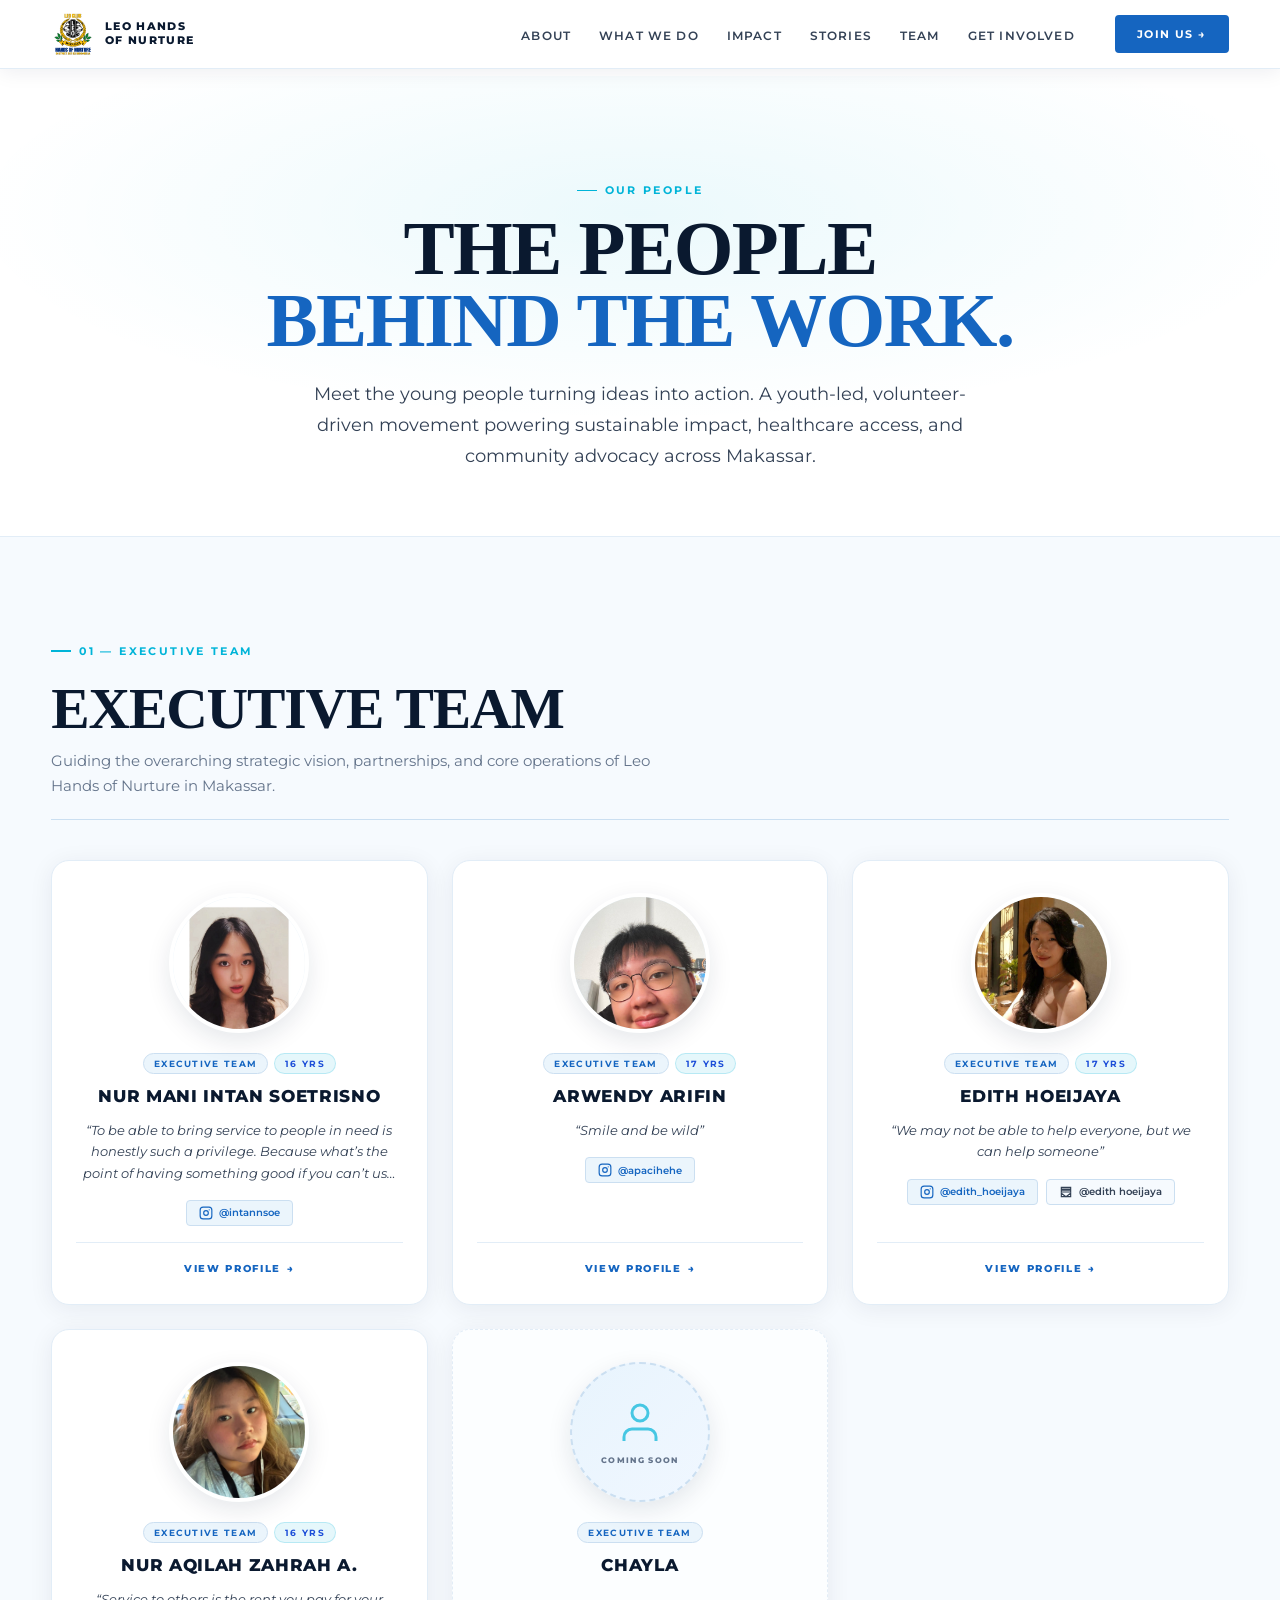
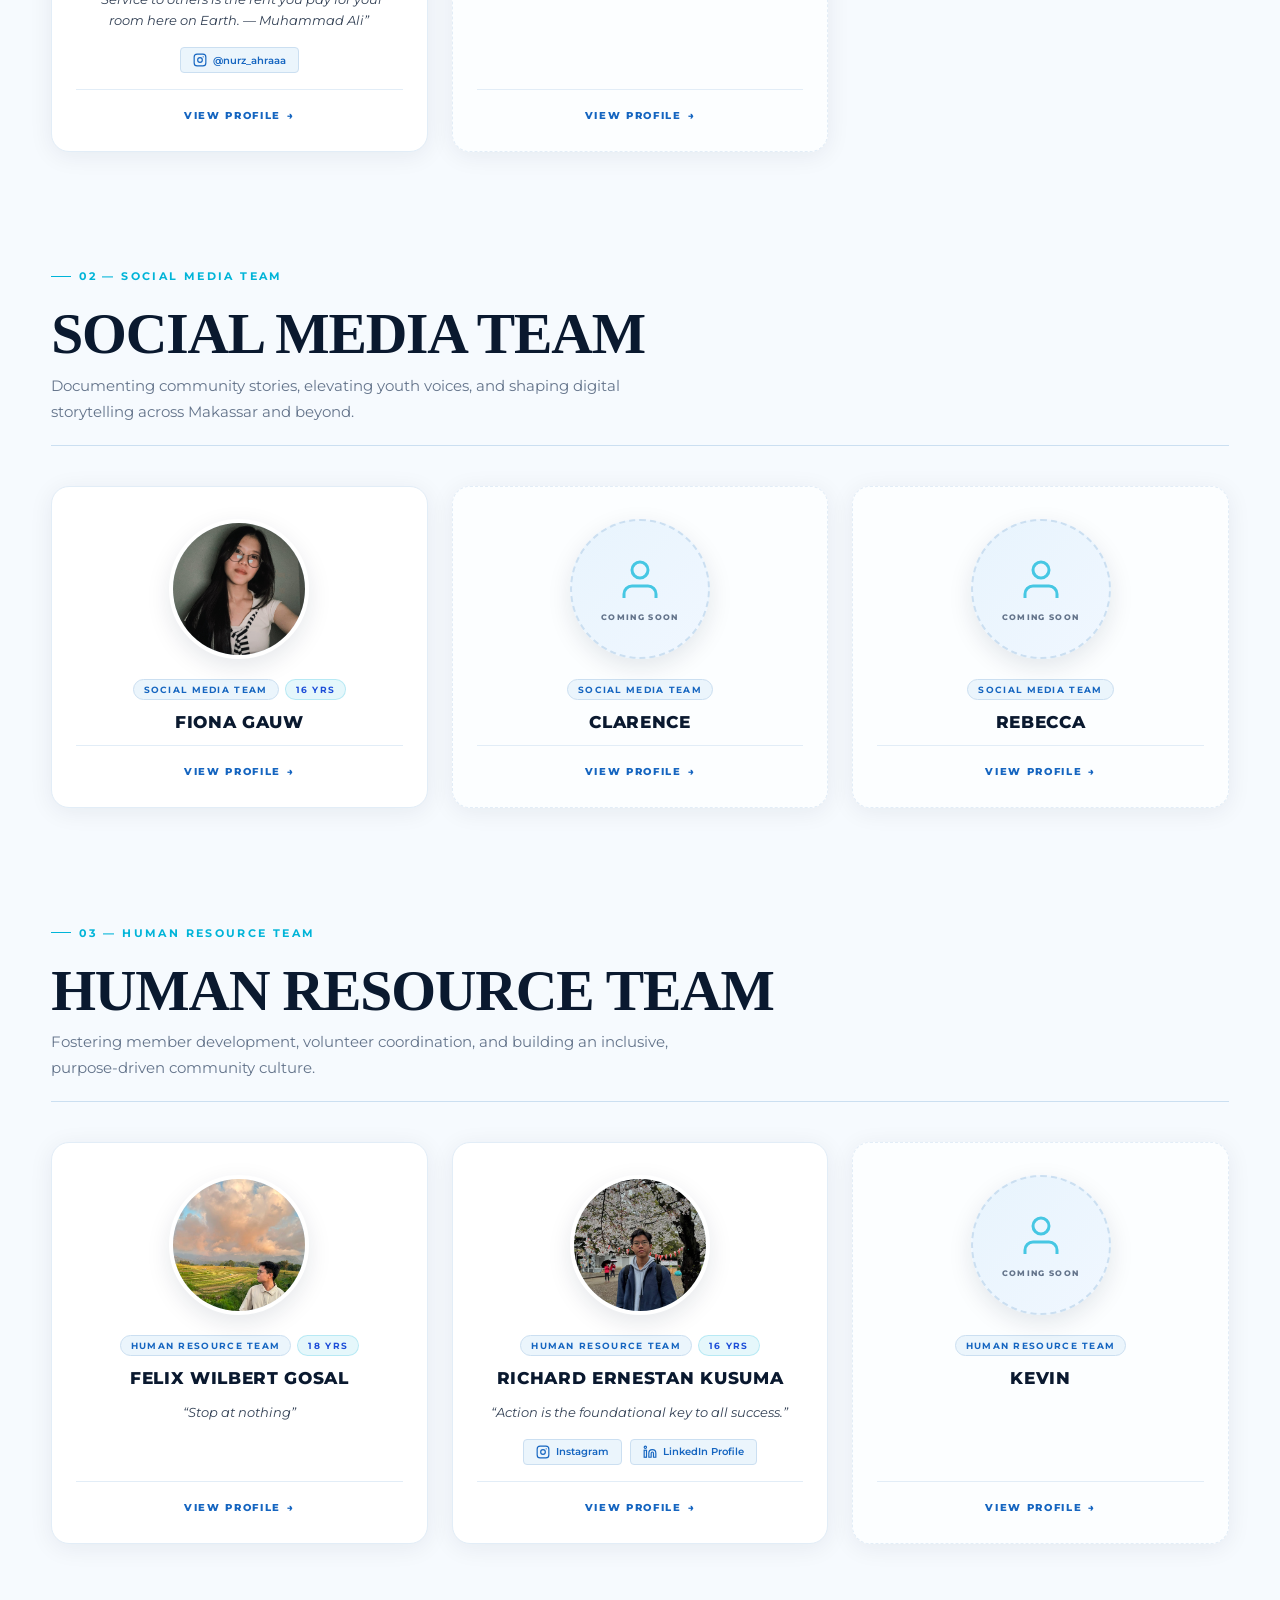
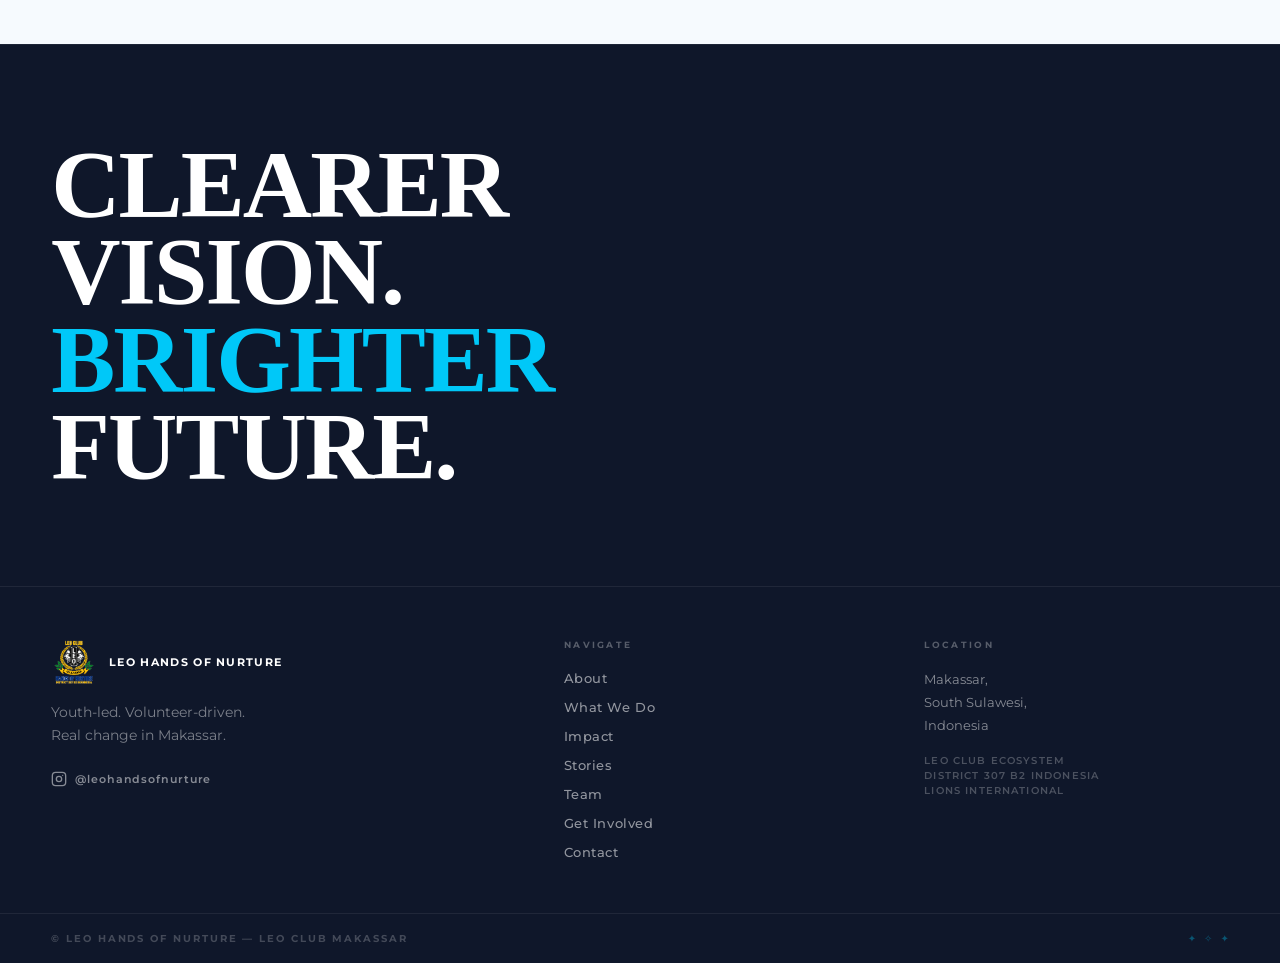
<file: team.html>
<!DOCTYPE html>
<html lang="en">
<head>
  <meta charset="UTF-8" />
  <meta name="viewport" content="width=device-width, initial-scale=1.0" />
  <meta name="theme-color" content="#1565c0" />
  <title>Team — Leo Hands of Nurture</title>
  <meta name="description" content="Meet the departments, categories, and volunteers behind Leo Hands of Nurture." />
  <link rel="preconnect" href="https://fonts.googleapis.com" />
  <link rel="preconnect" href="https://fonts.gstatic.com" crossorigin />
  <link href="https://fonts.googleapis.com/css2?family=Montserrat:ital,wght@0,300;0,400;0,500;0,600;0,700;0,800;0,900;1,400;1,700&display=swap" rel="stylesheet" />
  <link rel="stylesheet" href="styles.css" />
</head>
<body class="inner-page">

  <!-- ===================== NAVIGATION ===================== -->
  <header id="site-header" role="banner" class="scrolled">
    <nav class="nav-inner" aria-label="Primary navigation">
      <a href="index.html#hero" class="nav-logo" aria-label="Leo Hands of Nurture — home">
        <img src="assets/logo.png" alt="Leo Hands of Nurture logo" class="nav-logo-img" />
        <span class="nav-logo-text">LEO HANDS<br/>OF NURTURE</span>
      </a>
      <ul class="nav-links" role="list">
        <li><a href="index.html#about">About</a></li>
        <li><a href="index.html#what-we-do">What We Do</a></li>
        <li><a href="index.html#impact">Impact</a></li>
        <li><a href="index.html#stories">Stories</a></li>
        <li><a href="team.html" class="nav-active">Team</a></li>
        <li><a href="index.html#get-involved">Get Involved</a></li>
      </ul>
      <a href="index.html#collaborate" class="nav-cta btn-primary">JOIN US →</a>
      <button class="nav-hamburger" id="nav-hamburger" aria-label="Open navigation menu" aria-expanded="false" aria-controls="mobile-menu">
        <span></span><span></span><span></span>
      </button>
    </nav>
  </header>

  <!-- ===================== MOBILE MENU ===================== -->
  <div id="mobile-menu" class="mobile-menu" role="dialog" aria-modal="true" aria-label="Navigation menu">
    <div class="mobile-menu-header">
      <a href="index.html#hero" class="nav-logo" aria-label="Home">
        <img src="assets/logo.png" alt="Leo Hands of Nurture logo" class="nav-logo-img" />
        <span class="nav-logo-text">LEO HANDS OF NURTURE</span>
      </a>
      <button class="mobile-menu-close" id="mobile-menu-close" aria-label="Close navigation menu">✕</button>
    </div>
    <ul class="mobile-nav-links" role="list">
      <li><a href="index.html#about" class="mobile-nav-link">About</a></li>
      <li><a href="index.html#what-we-do" class="mobile-nav-link">What We Do</a></li>
      <li><a href="index.html#impact" class="mobile-nav-link">Impact</a></li>
      <li><a href="index.html#stories" class="mobile-nav-link">Stories</a></li>
      <li><a href="team.html" class="mobile-nav-link">Team</a></li>
      <li><a href="index.html#get-involved" class="mobile-nav-link">Get Involved</a></li>
    </ul>
    <div class="mobile-menu-footer">
      <a href="index.html#collaborate" class="btn-primary mobile-cta">JOIN US →</a>
      <p class="mobile-location">Makassar, South Sulawesi, Indonesia</p>
    </div>
  </div>
  <div class="mobile-menu-overlay" id="mobile-menu-overlay" hidden></div>

  <main id="main-content">
    <!-- ===================== TEAM HERO ===================== -->
    <section class="inner-hero team-hero" aria-labelledby="team-page-heading">
      <div class="team-hero-inner">
        <div class="section-label">OUR PEOPLE</div>
        <h1 id="team-page-heading" class="display-headline">THE PEOPLE<br/><span>BEHIND THE WORK.</span></h1>
        <p class="team-hero-desc">Meet the young people turning ideas into action. A youth-led, volunteer-driven movement powering sustainable impact, healthcare access, and community advocacy across Makassar.</p>
      </div>
    </section>

    <!-- ===================== TEAM DIRECTORY ===================== -->
    <section class="team-directory" aria-label="Team departments and member profiles">
      <div id="team-directory-content"></div>
    </section>

    <!-- ===================== PROFILE MODAL ===================== -->
    <div id="team-modal-overlay" class="team-modal-overlay" role="dialog" aria-modal="true" aria-labelledby="team-modal-name" hidden>
      <div class="team-modal-backdrop" id="team-modal-backdrop"></div>
      <div class="team-modal" id="team-modal-dialog">
        <button class="team-modal-close" id="team-modal-close" aria-label="Close profile modal">✕</button>
        <div class="team-modal-content" id="team-modal-body">
          <!-- Populated dynamically by app.js -->
        </div>
      </div>
    </div>
  </main>

  <!-- ===================== FOOTER ===================== -->
  <footer id="footer" class="site-footer" role="contentinfo">
    <div class="footer-top">
      <div class="footer-statement display-headline">
        <span>CLEARER</span>
        <span>VISION.</span>
        <span class="footer-accent">BRIGHTER</span>
        <span>FUTURE.</span>
      </div>
    </div>
    <div class="footer-body">
      <div class="footer-brand-col">
        <div class="footer-logo">
          <img src="assets/logo.png" alt="Leo Club Makassar — Hands of Nurture" class="footer-logo-img" />
          <span>LEO HANDS OF NURTURE</span>
        </div>
        <p class="footer-tagline-text">Youth-led. Volunteer-driven.<br/>Real change in Makassar.</p>
        <a href="https://www.instagram.com" target="_blank" rel="noopener noreferrer" class="footer-instagram" aria-label="Follow Leo Hands of Nurture on Instagram">
          <svg viewBox="0 0 24 24" fill="none" stroke="currentColor" stroke-width="2" aria-hidden="true">
            <rect x="2" y="2" width="20" height="20" rx="5" ry="5"/>
            <circle cx="12" cy="12" r="4"/>
            <circle cx="17.5" cy="6.5" r="1" fill="currentColor" stroke="none"/>
          </svg>
          <span>@leohandsofnurture</span>
        </a>
      </div>
      <nav class="footer-nav-col" aria-label="Footer navigation">
        <h3 class="footer-nav-heading">NAVIGATE</h3>
        <ul role="list">
          <li><a href="index.html#about">About</a></li>
          <li><a href="index.html#what-we-do">What We Do</a></li>
          <li><a href="index.html#impact">Impact</a></li>
          <li><a href="index.html#stories">Stories</a></li>
          <li><a href="team.html">Team</a></li>
          <li><a href="index.html#get-involved">Get Involved</a></li>
          <li><a href="index.html#collaborate">Contact</a></li>
        </ul>
      </nav>
      <div class="footer-location-col">
        <h3 class="footer-nav-heading">LOCATION</h3>
        <address class="footer-address">
          Makassar,<br/>South Sulawesi,<br/>Indonesia
        </address>
        <div class="footer-affiliation">
          <span>Leo Club Ecosystem</span>
          <span>District 307 B2 Indonesia</span>
          <span>Lions International</span>
        </div>
      </div>
    </div>
    <div class="footer-bottom">
      <span class="footer-copyright">© LEO HANDS OF NURTURE — LEO CLUB MAKASSAR</span>
      <div class="footer-bottom-sparkles" aria-hidden="true">
        <span>✦</span><span>✧</span><span>✦</span>
      </div>
    </div>
  </footer>

  <script src="app.js"></script>
</body>
</html>
</file>
<file: styles.css>
/* ============================================================
   LEO HANDS OF NURTURE — DESIGN SYSTEM v4 (BRIGHT & HOPEFUL)
   ============================================================ */

/* ── DESIGN TOKENS ── */
:root {
  --white:         #ffffff;
  --off-white:     #f8fbff;
  --light-blue:    #e8f4fd;
  --sky-blue:      #38bdf8;
  --cyan:          #00b4d8;
  --cyan-bright:   #00c8f8;
  --campaign-blue: #1565c0;
  --royal-blue:    #1d4ed8;
  --deep-blue:     #0f172a;
  --navy:          #090e1a;
  --text-dark:     #0a192f;
  --text-mid:      #334155;
  --text-soft:     #64748b;
  --border-light:  #e2edf7;
  --border-mid:    #cbdff1;
  --accent-gold:   #f5a623;
  --bg-white:      #ffffff;
  --bg-off-white:  #f6fafe;
  --bg-light-blue: #ebf5fc;
  --bg-blue-block: #1565c0;
  --bg-dark:       #0d1b3e;

  --font-display: 'Georgia', 'Times New Roman', 'Palatino', serif;
  --font-body:    'Montserrat', system-ui, -apple-system, sans-serif;

  --radius-sm:  4px;
  --radius-md:  10px;
  --radius-lg:  18px;
  --radius-xl:  28px;

  --shadow-card:  0 4px 24px rgba(13,27,62,0.07);
  --shadow-lift:  0 12px 40px rgba(13,27,62,0.12);
  --shadow-float: 0 20px 60px rgba(13,27,62,0.15);

  --transition-fast:   0.2s ease;
  --transition-normal: 0.35s cubic-bezier(0.4,0,0.2,1);
  --transition-slow:   0.6s cubic-bezier(0.4,0,0.2,1);
}

/* ── RESET ── */
*, *::before, *::after { box-sizing: border-box; margin: 0; padding: 0; }

html { scroll-behavior: smooth; overflow-x: hidden; }

body {
  font-family: var(--font-body);
  background: var(--bg-white);
  color: var(--text-dark);
  overflow-x: hidden;
  max-width: 100vw;
  -webkit-font-smoothing: antialiased;
}

img { display: block; max-width: 100%; height: auto; }
a { color: inherit; text-decoration: none; }
ul { list-style: none; }
button { font-family: var(--font-body); cursor: pointer; border: none; background: none; }
[hidden] { display: none !important; }

:focus-visible { outline: 2px solid var(--cyan); outline-offset: 3px; border-radius: var(--radius-sm); }

/* ── TYPOGRAPHY ── */
.display-headline {
  font-family: var(--font-display);
  font-weight: 700;
  line-height: 0.93;
  letter-spacing: -0.02em;
  text-transform: uppercase;
  color: var(--text-dark);
}

.section-label {
  font-family: var(--font-body);
  font-size: 0.68rem;
  font-weight: 700;
  letter-spacing: 0.22em;
  text-transform: uppercase;
  color: var(--cyan);
  display: inline-flex;
  align-items: center;
  gap: 8px;
  margin-bottom: 1rem;
}
.section-label::before { content: ''; display: inline-block; width: 20px; height: 1.5px; background: var(--cyan); }
.section-label.on-dark { color: rgba(255,255,255,0.85); }
.section-label.on-dark::before { background: rgba(255,255,255,0.6); }

/* ── BUTTONS ── */
.btn-primary {
  display: inline-flex; align-items: center; gap: 8px;
  font-family: var(--font-body); font-size: 0.78rem; font-weight: 700;
  letter-spacing: 0.13em; text-transform: uppercase;
  color: var(--white); background: var(--campaign-blue);
  padding: 14px 28px; border-radius: var(--radius-sm); border: 2px solid var(--campaign-blue);
  transition: transform var(--transition-fast), background var(--transition-fast), box-shadow var(--transition-fast);
  white-space: nowrap; min-height: 44px;
}
.btn-primary:hover, .btn-primary:focus-visible {
  background: var(--royal-blue); border-color: var(--royal-blue);
  transform: translateY(-2px); box-shadow: 0 8px 24px rgba(21,101,192,0.35);
}

.btn-outline {
  display: inline-flex; align-items: center; gap: 8px;
  font-family: var(--font-body); font-size: 0.78rem; font-weight: 700;
  letter-spacing: 0.13em; text-transform: uppercase;
  color: var(--white); background: transparent;
  padding: 12px 28px; border: 2px solid rgba(255,255,255,0.7); border-radius: var(--radius-sm);
  transition: background var(--transition-fast), color var(--transition-fast), border-color var(--transition-fast), transform var(--transition-fast);
  min-height: 44px;
}
.btn-outline:hover, .btn-outline:focus-visible {
  background: var(--white); color: var(--campaign-blue); border-color: var(--white); transform: translateY(-2px);
}

.btn-primary-light {
  display: inline-flex; align-items: center; gap: 8px;
  font-family: var(--font-body); font-size: 0.78rem; font-weight: 700;
  letter-spacing: 0.13em; text-transform: uppercase;
  color: var(--campaign-blue); background: var(--white);
  padding: 14px 28px; border: 2px solid var(--white); border-radius: var(--radius-sm);
  transition: transform var(--transition-fast), box-shadow var(--transition-fast), background var(--transition-fast);
  min-height: 44px;
}
.btn-primary-light:hover, .btn-primary-light:focus-visible {
  background: var(--light-blue); transform: translateY(-2px); box-shadow: 0 8px 24px rgba(0,0,0,0.15);
}

.btn-outline-light {
  display: inline-flex; align-items: center; gap: 8px;
  font-family: var(--font-body); font-size: 0.78rem; font-weight: 700;
  letter-spacing: 0.13em; text-transform: uppercase;
  color: var(--campaign-blue); background: transparent;
  padding: 12px 28px; border: 2px solid var(--campaign-blue); border-radius: var(--radius-sm);
  transition: background var(--transition-fast), color var(--transition-fast), transform var(--transition-fast);
  min-height: 44px;
}
.btn-outline-light:hover, .btn-outline-light:focus-visible {
  background: var(--campaign-blue); color: var(--white); transform: translateY(-2px);
}

/* ============================================================
   AUTHENTIC TRANSPARENT LOGO SYSTEM (NO WHITE SQUARES)
   ============================================================ */

/* Base sizing for all logo instances */
.nav-logo-img {
  width: 44px;
  height: 44px;
  object-fit: contain;
  flex-shrink: 0;
  border-radius: 0;
  transition: transform var(--transition-fast);
}
.nav-logo:hover .nav-logo-img {
  transform: scale(1.05);
}

.footer-logo-img {
  width: 46px;
  height: 46px;
  object-fit: contain;
  flex-shrink: 0;
}

.network-real-logo {
  width: 72px;
  height: 72px;
  object-fit: contain;
  transition: transform var(--transition-fast);
}
.network-logo-placeholder:hover .network-real-logo {
  transform: scale(1.08);
}

.intro-logo-img {
  width: clamp(160px, 30vw, 240px);
  height: auto;
  object-fit: contain;
  animation: introPulse 2.5s ease-in-out infinite;
  filter: drop-shadow(0 12px 32px rgba(0, 180, 216, 0.2));
}

.footer-logo {
  display: flex;
  align-items: center;
  gap: 12px;
  margin-bottom: 16px;
}

/* ============================================================
   INTRO SCREEN
   ============================================================ */
#intro-screen {
  position: fixed; inset: 0; z-index: 9999;
  display: flex; align-items: center; justify-content: center;
  background: var(--white);
  transition: opacity 0.7s ease, visibility 0.7s ease;
}
#intro-screen.fade-out { opacity: 0; visibility: hidden; pointer-events: none; }
#intro-screen.done { display: none; }

.intro-bg {
  position: absolute; inset: 0;
  background: radial-gradient(ellipse 60% 60% at 50% 50%, rgba(0,180,216,0.06) 0%, transparent 70%);
  pointer-events: none;
}

#intro-skip {
  position: absolute; top: 24px; right: 28px;
  font-family: var(--font-body); font-size: 0.68rem; font-weight: 600;
  letter-spacing: 0.15em; text-transform: uppercase;
  color: var(--text-soft); background: transparent;
  border: 1px solid var(--border-mid); padding: 8px 16px; border-radius: 20px;
  cursor: pointer; transition: color var(--transition-fast), border-color var(--transition-fast);
}
#intro-skip:hover { color: var(--campaign-blue); border-color: var(--campaign-blue); }

.intro-content {
  text-align: center; display: flex; flex-direction: column;
  align-items: center; gap: 20px;
  animation: introReveal 0.7s ease forwards;
}

@keyframes introReveal { from { opacity: 0; transform: translateY(16px); } to { opacity: 1; transform: translateY(0); } }
@keyframes introPulse { 0%, 100% { transform: scale(1); } 50% { transform: scale(1.025); } }

.intro-logo-mark { position: relative; display: flex; align-items: center; justify-content: center; }

.intro-stars { position: absolute; inset: -20px; pointer-events: none; }
.intro-star { position: absolute; color: var(--cyan); font-size: 14px; animation: introStarPulse 2.5s ease-in-out infinite; }
.s1 { top: 15%; left: 10%; animation-delay: 0s; }
.s2 { top: 15%; right: 10%; animation-delay: 0.5s; }
.s3 { bottom: 15%; left: 15%; animation-delay: 1s; }
.s4 { bottom: 15%; right: 15%; animation-delay: 1.5s; }
@keyframes introStarPulse { 0%, 100% { opacity: 0.3; transform: scale(0.9); } 50% { opacity: 0.9; transform: scale(1.2); } }

.intro-tagline { display: flex; flex-direction: column; align-items: center; gap: 3px; animation: introTaglineReveal 0.8s ease 0.4s both; }
@keyframes introTaglineReveal { from { opacity: 0; } to { opacity: 1; } }
.intro-tagline span {
  font-family: var(--font-body); font-size: clamp(0.6rem, 1.4vw, 0.72rem);
  font-weight: 700; letter-spacing: 0.28em; color: var(--text-soft); text-transform: uppercase;
}

/* ============================================================
   NAVIGATION
   ============================================================ */
#site-header {
  position: fixed; top: 0; left: 0; right: 0; z-index: 1000;
  padding: 16px 0; background: transparent;
  transition: background var(--transition-normal), padding var(--transition-normal), box-shadow var(--transition-normal);
}
#site-header.scrolled {
  background: rgba(255,255,255,0.96);
  backdrop-filter: blur(20px); -webkit-backdrop-filter: blur(20px);
  padding: 10px 0; box-shadow: 0 2px 20px rgba(13,27,62,0.1);
}

/* When over hero (dark bg) and not yet scrolled on homepage */
body:not(.inner-page) #site-header:not(.scrolled) .nav-logo-text { color: var(--white); }
body:not(.inner-page) #site-header:not(.scrolled) .nav-links a { color: rgba(255,255,255,0.85); }
body:not(.inner-page) #site-header:not(.scrolled) .nav-hamburger span { background: var(--white); }
body:not(.inner-page) #site-header:not(.scrolled) .nav-cta {
  background: rgba(255,255,255,0.15); border-color: rgba(255,255,255,0.6); color: var(--white);
}
body:not(.inner-page) #site-header:not(.scrolled) .nav-cta:hover { background: var(--white); color: var(--campaign-blue); }

/* Inner page header: always solid white background, dark legible text, crisp border */
body.inner-page {
  padding-top: 76px;
}
body.inner-page #site-header {
  background: rgba(255, 255, 255, 0.98) !important;
  backdrop-filter: blur(20px);
  -webkit-backdrop-filter: blur(20px);
  padding: 12px 0;
  box-shadow: 0 2px 20px rgba(13, 27, 62, 0.08);
  border-bottom: 1px solid var(--border-light);
}
body.inner-page #site-header .nav-logo-text { color: var(--text-dark) !important; }
body.inner-page #site-header .nav-links a { color: var(--text-mid) !important; }
body.inner-page #site-header .nav-links a:hover,
body.inner-page #site-header .nav-links a.nav-active { color: var(--campaign-blue) !important; }
body.inner-page #site-header .nav-hamburger span { background: var(--text-dark) !important; }
body.inner-page #site-header .nav-cta {
  background: var(--campaign-blue) !important;
  border-color: var(--campaign-blue) !important;
  color: var(--white) !important;
}
body.inner-page #site-header .nav-cta:hover {
  background: var(--royal-blue) !important;
  border-color: var(--royal-blue) !important;
  color: var(--white) !important;
}

.nav-inner {
  max-width: 1400px; margin: 0 auto;
  padding: 0 clamp(20px, 4vw, 60px);
  display: flex; align-items: center; gap: 32px;
}
.nav-logo { display: flex; align-items: center; gap: 10px; flex-shrink: 0; }
.nav-logo-text {
  font-family: var(--font-body); font-size: 0.68rem; font-weight: 800;
  letter-spacing: 0.12em; text-transform: uppercase; color: var(--text-dark);
  white-space: nowrap; line-height: 1.25;
  transition: color var(--transition-fast);
}
#site-header.scrolled .nav-logo-text { color: var(--text-dark); }

.nav-links { display: flex; align-items: center; gap: 28px; margin-left: auto; }
.nav-links a {
  font-family: var(--font-body); font-size: 0.73rem; font-weight: 600;
  letter-spacing: 0.1em; text-transform: uppercase; color: var(--text-mid);
  transition: color var(--transition-fast); position: relative;
}
.nav-links a::after {
  content: ''; position: absolute; bottom: -3px; left: 0;
  width: 0; height: 2px; background: var(--cyan); transition: width var(--transition-fast);
}
.nav-links a:hover, .nav-links a:focus-visible { color: var(--campaign-blue); }
.nav-links a:hover::after, .nav-links a:focus-visible::after { width: 100%; }
.nav-links a.nav-active { color: var(--campaign-blue); }
.nav-links a.nav-active::after { width: 100%; }

.nav-cta { margin-left: 8px; font-size: 0.7rem; padding: 10px 20px; min-height: 38px; }

.nav-hamburger { display: none; flex-direction: column; gap: 5px; padding: 8px; margin-left: auto; }
.nav-hamburger span {
  display: block; width: 22px; height: 2px; background: var(--text-dark);
  border-radius: 2px; transition: transform var(--transition-fast), opacity var(--transition-fast);
}

/* ── MOBILE MENU ── */
.mobile-menu {
  position: fixed; inset: 0; z-index: 1001;
  background: var(--white); display: flex !important; flex-direction: column;
  transform: translateX(100%); transition: transform 0.4s cubic-bezier(0.4,0,0.2,1);
  visibility: hidden; pointer-events: none;
}
.mobile-menu.open { transform: translateX(0); visibility: visible; pointer-events: auto; }

.mobile-menu-overlay {
  position: fixed; inset: 0; z-index: 1000;
  background: rgba(13,27,62,0.45); opacity: 0; transition: opacity var(--transition-normal);
}
.mobile-menu-overlay:not([hidden]) { display: block; opacity: 1; }

.mobile-menu-header {
  display: flex; align-items: center; justify-content: space-between;
  padding: 20px 24px; border-bottom: 1px solid var(--border-light);
}
.mobile-menu-close { font-size: 1.2rem; color: var(--text-soft); padding: 8px; transition: color var(--transition-fast); }
.mobile-menu-close:hover { color: var(--text-dark); }

.mobile-nav-links { flex: 1; display: flex; flex-direction: column; padding: 28px 24px; gap: 0; overflow-y: auto; }
.mobile-nav-link {
  display: flex; align-items: center;
  font-family: var(--font-display); font-size: clamp(1.6rem, 5.5vw, 2.2rem);
  font-weight: 700; color: var(--text-dark); padding: 12px 0;
  border-bottom: 1px solid var(--border-light);
  transition: color var(--transition-fast), padding-left var(--transition-fast);
  text-transform: uppercase; letter-spacing: 0.02em; min-height: 52px;
}
.mobile-nav-link:hover, .mobile-nav-link:focus-visible { color: var(--campaign-blue); padding-left: 8px; }

.mobile-menu-footer {
  padding: 24px; border-top: 1px solid var(--border-light);
  display: flex; flex-direction: column; gap: 12px; background: var(--bg-off-white);
}
.mobile-cta { width: 100%; justify-content: center; font-size: 0.82rem; padding: 15px; }
.mobile-location { font-size: 0.65rem; letter-spacing: 0.14em; text-transform: uppercase; color: var(--text-soft); text-align: center; }

/* ============================================================
   HERO
   ============================================================ */
.section-hero {
  position: relative; min-height: 100svh;
  background: var(--royal-blue); overflow: hidden;
  display: flex; flex-direction: column;
}

.hero-bg-shapes { position: absolute; inset: 0; pointer-events: none; z-index: 0; }
.hero-shape { position: absolute; border-radius: 50%; }
.shape-1 { width: 800px; height: 800px; background: radial-gradient(circle, rgba(0,200,248,0.18) 0%, transparent 65%); top: -300px; right: -150px; }
.shape-2 { width: 500px; height: 500px; background: radial-gradient(circle, rgba(0,180,216,0.12) 0%, transparent 65%); bottom: -100px; left: -120px; }
.shape-3 { width: 250px; height: 250px; background: rgba(255,255,255,0.04); top: 55%; right: 18%; border-radius: 50%; }

.hero-grid {
  flex: 1; display: grid; grid-template-columns: 1fr 1.2fr 0.45fr;
  max-width: 1400px; margin: 0 auto; width: 100%;
  padding: 120px clamp(20px,4vw,60px) 80px;
  align-items: center; position: relative; z-index: 1;
}

.hero-left { display: flex; flex-direction: column; gap: 28px; padding-right: 36px; }

.hero-label {
  display: inline-flex; align-items: center; gap: 8px;
  font-family: var(--font-body); font-size: 0.62rem; font-weight: 700;
  letter-spacing: 0.25em; text-transform: uppercase; color: rgba(255,255,255,0.5);
}
.label-dot {
  width: 6px; height: 6px; border-radius: 50%; background: var(--cyan-bright); flex-shrink: 0;
  animation: dotPulse 2s ease-in-out infinite;
}
@keyframes dotPulse { 0%, 100% { transform: scale(1); opacity: 0.8; } 50% { transform: scale(1.5); opacity: 1; } }

.hero-headline { font-size: clamp(2.8rem, 6.2vw, 7rem); color: var(--white); }
.hero-line { display: block; opacity: 0; transform: translateY(40px); transition: opacity 0.6s ease, transform 0.6s ease; }
.hero-line.revealed { opacity: 1; transform: translateY(0); }
.hl-1 { transition-delay: 0.1s; }
.hl-2 { transition-delay: 0.2s; color: var(--cyan-bright); }
.hl-3 { transition-delay: 0.3s; }
.hl-4 { transition-delay: 0.4s; -webkit-text-stroke: 1.5px rgba(255,255,255,0.45); color: transparent; }

.hero-sub {
  font-family: var(--font-body); font-size: clamp(0.72rem, 1.4vw, 0.88rem);
  font-weight: 600; letter-spacing: 0.22em; text-transform: uppercase; color: rgba(255,255,255,0.55);
}
.hero-ctas { display: flex; flex-wrap: wrap; gap: 12px; }

/* Hero Center */
.hero-center {
  position: relative; display: flex; align-items: center;
  justify-content: center; height: 580px;
}
.hero-photo-frame {
  border-radius: var(--radius-md); overflow: hidden;
  transition: transform 0.4s ease, box-shadow 0.4s ease; will-change: transform;
}
.hero-photo-frame:hover { box-shadow: var(--shadow-float); z-index: 5; }

.main-photo {
  width: 340px; height: 420px; box-shadow: var(--shadow-float);
  position: relative; border: 4px solid rgba(255,255,255,0.12);
}
.main-photo .photo-inner { width: 100%; height: 100%; overflow: hidden; }
.main-photo img { width: 100%; height: 100%; object-fit: cover; transition: transform 0.6s ease; }
.main-photo:hover img { transform: scale(1.04); }

.photo-label {
  position: absolute; bottom: 12px; left: 12px;
  font-family: var(--font-body); font-size: 0.58rem; font-weight: 700;
  letter-spacing: 0.18em; text-transform: uppercase;
  background: var(--cyan-bright); color: var(--deep-blue); padding: 4px 10px; border-radius: 2px;
}

.float-photo { position: absolute; box-shadow: var(--shadow-lift); border: 3px solid var(--white); }
.float-photo img { width: 100%; height: 100%; object-fit: cover; }
.fp-1 { width: 140px; height: 160px; top: 20px; left: -30px; transform: rotate(-3deg); border-radius: var(--radius-md); }
.fp-1:hover { transform: rotate(0deg) scale(1.06); }
.fp-2 { width: 120px; height: 140px; bottom: 60px; left: -20px; transform: rotate(2deg); border-radius: var(--radius-md); }
.fp-2:hover { transform: rotate(0deg) scale(1.06); }
.fp-3 { width: 130px; height: 150px; top: 30px; right: -30px; transform: rotate(3deg); border-radius: var(--radius-md); }
.fp-3:hover { transform: rotate(0deg) scale(1.06); }

.hero-sparkles { position: absolute; inset: 0; pointer-events: none; }
.sparkle { position: absolute; color: rgba(255,255,255,0.5); animation: sparkleFade 3s ease-in-out infinite; }
.sp-1 { top: 10%; left: 10%; font-size: 10px; animation-delay: 0s; }
.sp-2 { top: 18%; right: 6%; font-size: 14px; animation-delay: 0.7s; }
.sp-3 { bottom: 28%; left: 6%; font-size: 8px; animation-delay: 1.2s; }
.sp-4 { bottom: 14%; right: 14%; font-size: 12px; animation-delay: 1.8s; }
.sp-5 { top: 52%; left: 48%; font-size: 10px; animation-delay: 2.3s; }
@keyframes sparkleFade { 0%, 100% { opacity: 0.2; transform: scale(0.8); } 50% { opacity: 1; transform: scale(1.3); } }

.hero-line-deco { position: absolute; pointer-events: none; }
.hero-line-v { width: 1px; height: 80px; top: 40px; right: 30px; background: rgba(255,255,255,0.15); }
.hero-line-h { height: 1px; width: 60px; bottom: 50px; left: 30px; background: rgba(255,255,255,0.15); }

/* Hero Right */
.hero-right { display: flex; flex-direction: column; align-items: flex-start; gap: 28px; padding-left: 20px; }
.hero-tagline-vert { display: flex; flex-direction: column; gap: 5px; }
.hero-tagline-vert span {
  font-family: var(--font-body); font-size: 0.58rem; font-weight: 700;
  letter-spacing: 0.2em; text-transform: uppercase; color: rgba(255,255,255,0.4);
}
.hero-stat-pill {
  display: flex; align-items: baseline; gap: 8px;
  background: rgba(255,255,255,0.1); border: 1px solid rgba(255,255,255,0.2);
  padding: 14px 18px; border-radius: var(--radius-md); backdrop-filter: blur(8px);
}
.stat-big { font-family: var(--font-display); font-size: 2rem; font-weight: 700; color: var(--cyan-bright); line-height: 1; }
.stat-label { font-family: var(--font-body); font-size: 0.58rem; font-weight: 600; letter-spacing: 0.12em; text-transform: uppercase; color: rgba(255,255,255,0.55); line-height: 1.35; }
.hero-badge { display: flex; flex-direction: column; gap: 4px; }
.hero-badge span { font-family: var(--font-body); font-size: 0.54rem; font-weight: 700; letter-spacing: 0.15em; text-transform: uppercase; color: rgba(255,255,255,0.35); }

/* Hero scroll indicator */
.hero-scroll-indicator {
  position: absolute; bottom: 28px; left: 50%; transform: translateX(-50%);
  display: flex; flex-direction: column; align-items: center; gap: 4px; z-index: 1;
}
.scroll-text { font-family: var(--font-body); font-size: 0.52rem; font-weight: 600; letter-spacing: 0.25em; color: rgba(255,255,255,0.35); }
.scroll-arrow { color: rgba(255,255,255,0.35); font-size: 1rem; animation: scrollBounce 2s ease-in-out infinite; }
@keyframes scrollBounce { 0%, 100% { transform: translateY(0); } 50% { transform: translateY(6px); } }

/* ============================================================
   MARQUEE STRIPS
   ============================================================ */
.marquee-strip { overflow: hidden; padding: 16px 0; position: relative; z-index: 1; }

.marquee-dark {
  background: var(--bg-light-blue);
  border-top: 1px solid var(--border-mid); border-bottom: 1px solid var(--border-mid);
}
.marquee-dark .marquee-content span { color: var(--campaign-blue) !important; }
.marquee-dark .marquee-dot { color: var(--cyan) !important; }

.marquee-cyan { background: var(--cyan); }
.marquee-cyan .marquee-content span { color: var(--white) !important; }
.marquee-cyan .marquee-dot { color: rgba(255,255,255,0.5) !important; }
.marquee-outlined { -webkit-text-stroke: 1.5px var(--white) !important; color: transparent !important; font-size: 0.78rem !important; }

.marquee-light {
  background: var(--bg-white);
  border-top: 1.5px solid var(--border-mid); border-bottom: 1.5px solid var(--border-mid);
}
.marquee-light .marquee-large span { color: rgba(21,101,192,0.35) !important; }
.marquee-light .marquee-large .marquee-dot { color: rgba(21,101,192,0.18) !important; }

.marquee-track { display: flex; width: max-content; animation: marqueeLeft 28s linear infinite; }
.marquee-right { animation: marqueeRight 22s linear infinite; }
@keyframes marqueeLeft { from { transform: translateX(0); } to { transform: translateX(-50%); } }
@keyframes marqueeRight { from { transform: translateX(-50%); } to { transform: translateX(0); } }

.marquee-content {
  display: flex; align-items: center; gap: 28px;
  padding: 0 14px; white-space: nowrap; flex-shrink: 0;
}
.marquee-content span {
  font-family: var(--font-body); font-size: 0.78rem; font-weight: 700;
  letter-spacing: 0.2em; text-transform: uppercase; color: var(--campaign-blue);
}
.marquee-dot { font-size: 0.6rem !important; }
.marquee-large span {
  font-family: var(--font-display) !important; font-size: clamp(1.2rem, 3vw, 2rem) !important;
  font-weight: 700 !important; letter-spacing: 0.05em !important;
}
.marquee-strip:hover .marquee-track { animation-play-state: paused; }
@media (prefers-reduced-motion: reduce) {
  .marquee-track { animation: none !important; }
  .marquee-content { flex-wrap: wrap; }
}

@media (max-width: 1024px) {
  .wwd-grid-content { grid-template-columns: repeat(2, minmax(0, 1fr)); }
  .member-grid { grid-template-columns: repeat(2, minmax(0, 1fr)); }
}

@media (max-width: 768px) {
  .event-timeline { padding-left: 34px; }
  .event-timeline::before { left: 8px; }
  .timeline-marker { left: -32px; }
  .timeline-date { position: static; width: auto; text-align: left; margin-bottom: 10px; }
  .timeline-card { grid-template-columns: 1fr; }
  .timeline-card-image { min-height: 170px; }
  .department-heading { align-items: flex-start; flex-direction: column; }
  .department-heading h2 { text-align: left; }
  .event-detail-layout { grid-template-columns: minmax(0, 1fr); gap: 32px; }
  .event-main-image { min-height: 280px; }
}

@media (max-width: 480px) {
  .wwd-grid-content, .member-grid { grid-template-columns: 1fr; }
  .inner-page { padding-top: 68px; }
  .inner-hero h1, .event-detail-hero h1 { font-size: clamp(2.6rem, 13vw, 4rem); }
}

/* Keep the new data-driven surfaces within the mobile viewport. */
@media (max-width: 1024px) {
  .wwd-grid-content { grid-template-columns: repeat(2, minmax(0, 1fr)); }
  .member-grid { grid-template-columns: repeat(2, minmax(0, 1fr)); }
}

@media (max-width: 768px) {
  .event-timeline { padding-left: 34px; }
  .event-timeline::before { left: 8px; }
  .timeline-marker { left: -32px; }
  .timeline-date { position: static; width: auto; text-align: left; margin-bottom: 10px; }
  .timeline-card { grid-template-columns: 1fr; }
  .timeline-card-image { min-height: 170px; }
  .department-heading { align-items: flex-start; flex-direction: column; }
  .department-heading h2 { text-align: left; }
  .event-detail-layout { grid-template-columns: minmax(0, 1fr); gap: 32px; }
  .event-main-image { min-height: 280px; }
}

@media (max-width: 480px) {
  .wwd-grid-content, .member-grid { grid-template-columns: 1fr; }
  .inner-page { padding-top: 68px; }
  .inner-hero h1, .event-detail-hero h1 { font-size: clamp(2.6rem, 13vw, 4rem); }
}

@media (max-width: 1024px) {
  .wwd-grid-content { grid-template-columns: repeat(2, 1fr); }
  .member-grid { grid-template-columns: repeat(2, minmax(0, 1fr)); }
  .event-detail-layout { gap: 32px; }
}

@media (max-width: 768px) {
  .event-timeline { padding-left: 34px; }
  .event-timeline::before { left: 8px; }
  .timeline-marker { left: -32px; }
  .timeline-date { position: static; width: auto; text-align: left; margin-bottom: 10px; }
  .timeline-card { grid-template-columns: 1fr; }
  .timeline-card-image { min-height: 170px; }
  .department-heading { align-items: flex-start; flex-direction: column; }
  .department-heading h2 { text-align: left; }
  .event-detail-layout { grid-template-columns: 1fr; }
  .event-main-image { min-height: 280px; }
}

@media (max-width: 480px) {
  .wwd-grid-content, .member-grid { grid-template-columns: 1fr; }
  .inner-page { padding-top: 68px; }
  .inner-hero h1, .event-detail-hero h1 { font-size: clamp(2.6rem, 13vw, 4rem); }
}

/* ============================================================
   ABOUT
   ============================================================ */
.section-about {
  background: var(--bg-white);
  padding: clamp(80px,10vw,140px) clamp(20px,4vw,60px);
  max-width: 1400px; margin: 0 auto;
}
.about-grid { display: grid; grid-template-columns: 1fr 1fr; gap: 80px; align-items: center; }
.about-headline { font-size: clamp(2.2rem, 4.5vw, 4.5rem); margin-bottom: 28px; color: var(--text-dark); }
.about-headline span { display: block; }
.about-body { display: flex; flex-direction: column; gap: 16px; margin-bottom: 28px; }
.about-body p { font-size: 0.95rem; line-height: 1.78; color: var(--text-mid); }
.about-tags { display: flex; flex-wrap: wrap; gap: 8px; }
.tag {
  font-family: var(--font-body); font-size: 0.62rem; font-weight: 700; letter-spacing: 0.12em;
  text-transform: uppercase; color: var(--campaign-blue); background: var(--bg-light-blue);
  border: 1px solid var(--border-mid); padding: 6px 14px; border-radius: 2px;
}

.about-visual-col { position: relative; }
.about-photo-stack { position: relative; height: 500px; }
.about-photo { position: absolute; border-radius: var(--radius-md); overflow: hidden; box-shadow: var(--shadow-lift); transition: transform var(--transition-normal), box-shadow var(--transition-normal); }
.about-photo:hover { transform: scale(1.025); box-shadow: var(--shadow-float); }
.about-photo img { width: 100%; height: 100%; object-fit: cover; }
.ap-main { width: 80%; height: 380px; top: 0; right: 0; }
.ap-small { width: 55%; height: 220px; bottom: 0; left: 0; transform: rotate(-2deg); border: 4px solid var(--white); }
.ap-small:hover { transform: rotate(0deg) scale(1.025); }
.about-deco-line { position: absolute; top: 50%; left: 28%; width: 1px; height: 80px; background: var(--border-mid); transform: translateY(-50%); }
.about-sparkle { position: absolute; top: 40%; left: 24%; color: var(--cyan); font-size: 12px; opacity: 0.7; animation: sparkleFade 3s ease-in-out infinite; }

/* ============================================================
   WHAT WE DO
   ============================================================ */
.section-what-we-do { background: var(--bg-off-white); padding: clamp(80px,10vw,140px) 0; overflow: hidden; }
.wwd-header { max-width: 1400px; margin: 0 auto; padding: 0 clamp(20px,4vw,60px); margin-bottom: 56px; }
.wwd-header .display-headline { font-size: clamp(2.5rem, 5vw, 5rem); margin-bottom: 12px; }
.wwd-intro { font-size: 0.82rem; font-weight: 600; letter-spacing: 0.15em; text-transform: uppercase; color: var(--text-soft); }
.wwd-grid { max-width: 1400px; margin: 0 auto; padding: 0 clamp(20px,4vw,60px); display: grid; grid-template-columns: 1.4fr 1fr 1fr 1fr; gap: 20px; align-items: start; }
.wwd-grid-content { grid-column: 1 / -1; display: grid; grid-template-columns: repeat(4, 1fr); gap: 20px; }

/* ============================================================
  EVENT TIMELINE
  ============================================================ */
.timeline-intro { color: var(--text-soft); font-size: 0.9rem; line-height: 1.7; margin-bottom: 36px; }
.event-timeline { position: relative; max-width: 980px; margin: 0 auto; padding: 8px 0 8px 130px; }
.event-timeline::before { content: ''; position: absolute; top: 0; bottom: 0; left: 88px; width: 1.5px; background: var(--border-mid); }
.timeline-entry { position: relative; padding-bottom: 32px; }
.timeline-entry:last-child { padding-bottom: 0; }
.timeline-marker { position: absolute; left: -49px; top: 20px; width: 14px; height: 14px; border-radius: 50%; background: var(--cyan); border: 3px solid var(--white); box-shadow: 0 0 0 2px var(--campaign-blue); }
.timeline-date { position: absolute; left: -130px; top: 18px; width: 92px; font-size: 0.62rem; line-height: 1.4; font-weight: 700; letter-spacing: 0.1em; text-transform: uppercase; color: var(--campaign-blue); text-align: right; }
.timeline-card { display: grid; grid-template-columns: 220px 1fr; background: var(--white); border: 1.5px solid var(--border-light); border-radius: var(--radius-md); overflow: hidden; box-shadow: var(--shadow-card); transition: transform var(--transition-normal), box-shadow var(--transition-normal); }
.timeline-card:hover, .timeline-card:focus-within { transform: translateY(-5px); box-shadow: var(--shadow-lift); }
.timeline-card-image { min-height: 190px; }
.timeline-card-body { padding: 22px 24px 24px; display: flex; flex-direction: column; align-items: flex-start; gap: 9px; }
.timeline-image-placeholder, .wwd-card-image-placeholder, .member-photo { background: var(--bg-light-blue); display: flex; align-items: center; justify-content: center; color: var(--text-soft); text-align: center; }
.timeline-image-placeholder span, .wwd-card-image-placeholder span, .member-photo span { font-size: 0.58rem; font-weight: 700; letter-spacing: 0.13em; line-height: 1.5; }
.timeline-card-image img { width: 100%; height: 100%; object-fit: cover; }

/* ============================================================
  INNER PAGES / TEAM DIRECTORY / EVENT DETAILS
  ============================================================ */
.inner-page { padding-top: 74px; }
.inner-hero, .event-detail-hero { background: var(--bg-light-blue); padding: clamp(80px, 11vw, 150px) clamp(20px, 8vw, 120px); border-bottom: 1.5px solid var(--border-mid); }
.inner-hero h1, .event-detail-hero h1 { font-size: clamp(3rem, 8vw, 7rem); max-width: 980px; margin-bottom: 24px; }
.inner-hero h1 span { color: var(--campaign-blue); }
.inner-hero > p { max-width: 560px; color: var(--text-mid); font-size: 0.95rem; line-height: 1.75; }
.team-directory { padding: clamp(70px, 9vw, 130px) clamp(20px, 6vw, 90px); background: var(--white); }
.team-department { max-width: 1400px; margin: 0 auto 86px; }
.team-department:last-child { margin-bottom: 0; }
.department-heading { display: flex; align-items: end; justify-content: space-between; gap: 24px; border-bottom: 1.5px solid var(--border-mid); padding-bottom: 24px; margin-bottom: 30px; }
.department-heading .section-label { margin-bottom: 0; }
.department-heading h2 { font-size: clamp(2rem, 4.5vw, 4.2rem); text-align: right; }
.member-grid { display: grid; grid-template-columns: repeat(4, minmax(0, 1fr)); gap: 22px; }
.member-card { background: var(--white); border: 1.5px solid var(--border-light); border-radius: var(--radius-md); overflow: hidden; box-shadow: var(--shadow-card); transition: transform var(--transition-normal), box-shadow var(--transition-normal); }
.member-card:hover, .member-card:focus-within { transform: translateY(-6px); box-shadow: var(--shadow-lift); }
.member-photo { width: min(170px, 68%); aspect-ratio: 1; border-radius: 50%; margin: 28px auto 12px; border: 4px solid var(--border-light); overflow: hidden; background: var(--bg-light-blue); display: flex; align-items: center; justify-content: center; position: relative; box-shadow: var(--shadow-card); transition: transform var(--transition-fast), border-color var(--transition-fast); }
.member-card:hover .member-photo { transform: scale(1.04); border-color: var(--cyan); }
.member-photo img { width: 100%; height: 100%; object-fit: cover; border-radius: 50%; }
.member-placeholder-avatar { display: flex; flex-direction: column; align-items: center; justify-content: center; gap: 6px; text-align: center; width: 100%; height: 100%; padding: 12px; color: var(--text-soft); }
.member-avatar-svg { width: 34px; height: 34px; stroke: var(--cyan); opacity: 0.7; }
.member-placeholder-avatar span { font-size: 0.54rem; font-weight: 700; letter-spacing: 0.12em; line-height: 1.35; text-transform: uppercase; color: var(--text-soft); }
.member-card-body { padding: 14px 20px 24px; text-align: center; }
.member-department { display: block; color: var(--cyan); font-size: 0.58rem; font-weight: 700; letter-spacing: 0.16em; text-transform: uppercase; margin-bottom: 6px; }
.member-card h3 { font-size: 0.95rem; line-height: 1.35; letter-spacing: 0.04em; text-transform: uppercase; margin-bottom: 6px; color: var(--text-dark); }
.member-card p { color: var(--text-soft); font-size: 0.78rem; line-height: 1.55; }
.member-card-placeholder { border-style: dashed; background: var(--bg-off-white); }
.back-link { display: inline-flex; min-height: 44px; align-items: center; color: var(--campaign-blue); font-size: 0.68rem; font-weight: 700; letter-spacing: 0.13em; text-transform: uppercase; margin-bottom: 36px; transition: transform var(--transition-fast); }
.back-link:hover { transform: translateX(-4px); }
.event-meta { display: flex; flex-wrap: wrap; gap: 14px 28px; color: var(--text-soft); font-size: 0.7rem; font-weight: 700; letter-spacing: 0.13em; text-transform: uppercase; margin-bottom: 46px; }
.event-detail-layout { display: grid; grid-template-columns: minmax(0, 1.1fr) minmax(0, 1fr); gap: 56px; max-width: 1200px; align-items: start; }
.event-main-image { min-height: 380px; border-radius: var(--radius-md); overflow: hidden; box-shadow: var(--shadow-lift); }
.event-main-image img { width: 100%; height: 100%; max-height: 480px; object-fit: cover; }
.event-detail-copy { display: flex; flex-direction: column; gap: 20px; }
.event-copy-heading { font-family: var(--font-body); font-size: 0.68rem; font-weight: 700; letter-spacing: 0.2em; text-transform: uppercase; color: var(--cyan); margin-bottom: 4px; }
.event-detail-copy p { color: var(--text-mid); font-size: 0.95rem; line-height: 1.8; margin-bottom: 12px; }
.event-impact-block { background: var(--bg-light-blue); border: 1.5px solid var(--border-mid); border-radius: var(--radius-md); padding: 24px 24px 28px; }
.event-impact-title { font-family: var(--font-body); font-size: 0.72rem; font-weight: 800; letter-spacing: 0.2em; text-transform: uppercase; color: var(--campaign-blue); margin-bottom: 16px; }
.event-stats { display: grid; grid-template-columns: repeat(2, 1fr); gap: 12px; }
.event-stat-box { background: var(--white); border: 1.5px solid var(--border-light); padding: 16px; border-radius: var(--radius-sm); box-shadow: var(--shadow-card); }
.event-stat-box strong { color: var(--campaign-blue); font: 700 1.9rem var(--font-display); line-height: 1; display: block; margin-bottom: 4px; }
.event-stat-box span { color: var(--text-soft); font-size: 0.58rem; font-weight: 700; letter-spacing: 0.1em; text-transform: uppercase; line-height: 1.4; display: block; }
.event-pending { font-size: 0.78rem !important; color: var(--text-soft) !important; margin: 0; }
.event-gallery { max-width: 1200px; margin-top: 70px; padding-top: 36px; border-top: 1.5px solid var(--border-mid); }
.event-gallery .display-headline { font-size: clamp(1.8rem, 3.5vw, 3rem); margin-bottom: 24px; }
.event-gallery-grid { display: grid; grid-template-columns: repeat(3, 1fr); gap: 18px; margin-top: 20px; }
.event-gallery-item { position: relative; border-radius: var(--radius-md); overflow: hidden; box-shadow: var(--shadow-card); height: 240px; }
.event-gallery-item img { width: 100%; height: 100%; object-fit: cover; transition: transform 0.5s ease; }
.event-gallery-item:hover img { transform: scale(1.05); }
.event-gallery-caption { position: absolute; bottom: 0; left: 0; right: 0; background: linear-gradient(transparent, rgba(13,27,62,0.85)); color: var(--white); font-size: 0.64rem; font-weight: 600; letter-spacing: 0.08em; text-transform: uppercase; padding: 24px 12px 10px; }
.event-gallery-placeholder { color: var(--text-soft); font-size: 0.88rem; line-height: 1.7; }
.wwd-card {
  background: var(--white); border: 1px solid var(--border-light); border-radius: var(--radius-md);
  overflow: hidden; cursor: default;
  transition: transform var(--transition-normal), box-shadow var(--transition-normal), border-color var(--transition-normal);
  position: relative;
}
.wwd-card:hover, .wwd-card:focus-visible { transform: translateY(-7px); box-shadow: var(--shadow-lift); border-color: var(--border-mid); }
.wwd-card:hover .wwd-card-image img { transform: scale(1.06); }
.wwd-card:hover .wwd-arrow { transform: translateX(6px); }
.wwd-card-large .wwd-card-image { height: 280px; }
.wwd-card-image { height: 200px; overflow: hidden; position: relative; }
.wwd-card-image img { width: 100%; height: 100%; object-fit: cover; transition: transform 0.6s ease; }
.wwd-card-number {
  position: absolute; top: 10px; left: 14px;
  font-family: var(--font-display); font-size: 4rem; font-weight: 700;
  color: rgba(0,0,0,0.06); line-height: 1; z-index: 1; pointer-events: none; user-select: none;
}
.wwd-card-content { padding: 20px 20px 24px; }
.wwd-card-title { font-family: var(--font-body); font-size: clamp(0.82rem,1.1vw,0.95rem); font-weight: 800; letter-spacing: 0.07em; text-transform: uppercase; color: var(--text-dark); margin-bottom: 10px; line-height: 1.35; }
.wwd-card-content p { font-size: 0.82rem; line-height: 1.67; color: var(--text-soft); margin-bottom: 14px; }
.wwd-arrow { font-size: 1.2rem; color: var(--campaign-blue); display: inline-block; transition: transform var(--transition-fast); }

/* ============================================================
   INITIATIVES
   ============================================================ */
.section-initiatives { background: var(--bg-white); padding: clamp(80px,10vw,140px) clamp(20px,4vw,60px); max-width: 1400px; margin: 0 auto; }
.initiatives-header { margin-bottom: 52px; }
.initiatives-header .display-headline { font-size: clamp(2.5rem, 5vw, 5rem); }

.initiatives-split { display: grid; grid-template-columns: 320px 1fr; border: 1.5px solid var(--border-light); border-radius: var(--radius-lg); overflow: hidden; box-shadow: var(--shadow-card); }
.initiatives-nav { background: var(--bg-off-white); border-right: 1.5px solid var(--border-light); display: flex; flex-direction: column; }
.init-tab {
  display: flex; align-items: center; gap: 14px; padding: 22px 22px;
  border-bottom: 1px solid var(--border-light); cursor: pointer;
  transition: background var(--transition-fast); text-align: left; width: 100%;
}
.init-tab:last-child { border-bottom: none; }
.init-tab:hover { background: var(--bg-light-blue); }
.init-tab.active { background: var(--white); border-left: 3px solid var(--campaign-blue); }
.init-tab-num { font-family: var(--font-display); font-size: 1.4rem; font-weight: 700; color: var(--border-mid); line-height: 1; flex-shrink: 0; min-width: 34px; transition: color var(--transition-fast); }
.init-tab.active .init-tab-num { color: var(--campaign-blue); }
.init-tab-text { flex: 1; display: flex; flex-direction: column; gap: 2px; }
.init-tab-cat { font-size: 0.58rem; font-weight: 700; letter-spacing: 0.18em; color: var(--text-soft); text-transform: uppercase; }
.init-tab.active .init-tab-cat { color: var(--cyan); }
.init-tab-name { font-size: 0.8rem; font-weight: 600; color: var(--text-mid); transition: color var(--transition-fast); }
.init-tab.active .init-tab-name, .init-tab:hover .init-tab-name { color: var(--text-dark); }
.init-tab-arrow { color: var(--border-mid); font-size: 0.9rem; transition: transform var(--transition-fast), color var(--transition-fast); flex-shrink: 0; }
.init-tab.active .init-tab-arrow, .init-tab:hover .init-tab-arrow { color: var(--campaign-blue); transform: translateX(4px); }

.initiatives-content-pane { position: relative; min-height: 480px; }
.init-panel { display: none; grid-template-columns: 1fr 1fr; opacity: 0; transition: opacity var(--transition-normal); min-height: 480px; }
.init-panel:not([hidden]) { display: grid; }
.init-panel.active { display: grid; opacity: 1; pointer-events: auto; }
.init-panel-image { position: relative; overflow: hidden; }
.init-panel-image img { width: 100%; height: 100%; object-fit: cover; transition: transform 0.6s ease; }
.init-panel:hover .init-panel-image img { transform: scale(1.03); }
.init-panel-badge { position: absolute; top: 16px; left: 16px; font-family: var(--font-body); font-size: 0.58rem; font-weight: 700; letter-spacing: 0.18em; background: var(--campaign-blue); color: var(--white); padding: 5px 12px; border-radius: 2px; }
.init-panel-body { padding: 36px 32px; background: var(--white); display: flex; flex-direction: column; gap: 20px; justify-content: center; }
.init-panel-title { font-family: var(--font-body); font-size: 1.15rem; font-weight: 800; letter-spacing: 0.05em; text-transform: uppercase; color: var(--text-dark); line-height: 1.3; }
.init-panel-body p { font-size: 0.9rem; line-height: 1.72; color: var(--text-mid); }
.init-panel-stat { display: flex; flex-direction: column; gap: 3px; padding: 16px 0; border-top: 1.5px solid var(--border-light); border-bottom: 1.5px solid var(--border-light); }
.init-stat-num { font-family: var(--font-display); font-size: 1.7rem; font-weight: 700; color: var(--campaign-blue); line-height: 1; }
.init-stat-label { font-family: var(--font-body); font-size: 0.62rem; font-weight: 600; letter-spacing: 0.12em; text-transform: uppercase; color: var(--text-soft); }

/* Mobile accordion */
.initiatives-accordion { display: none; flex-direction: column; border: 1.5px solid var(--border-light); border-radius: var(--radius-lg); overflow: hidden; box-shadow: var(--shadow-card); }
.acc-item { border-bottom: 1px solid var(--border-light); }
.acc-item:last-child { border-bottom: none; }
.acc-header { display: flex; align-items: center; gap: 14px; padding: 18px 20px; width: 100%; text-align: left; cursor: pointer; background: var(--bg-off-white); transition: background var(--transition-fast); min-height: 52px; }
.acc-header[aria-expanded="true"] { background: var(--white); border-left: 3px solid var(--campaign-blue); }
.acc-num { font-family: var(--font-display); font-size: 1.2rem; font-weight: 700; color: var(--border-mid); min-width: 28px; transition: color var(--transition-fast); }
.acc-header[aria-expanded="true"] .acc-num { color: var(--campaign-blue); }
.acc-title-group { flex: 1; display: flex; flex-direction: column; gap: 2px; }
.acc-cat { font-size: 0.56rem; font-weight: 700; letter-spacing: 0.18em; color: var(--text-soft); text-transform: uppercase; }
.acc-header[aria-expanded="true"] .acc-cat { color: var(--cyan); }
.acc-name { font-size: 0.85rem; font-weight: 700; color: var(--text-dark); text-transform: uppercase; letter-spacing: 0.04em; }
.acc-chevron { font-size: 1rem; color: var(--text-soft); transition: transform var(--transition-fast), color var(--transition-fast); flex-shrink: 0; }
.acc-header[aria-expanded="true"] .acc-chevron { transform: rotate(180deg); color: var(--campaign-blue); }
.acc-body { padding: 0 20px 22px; display: flex; flex-direction: column; gap: 14px; background: var(--white); }
.acc-body:not([hidden]) { display: flex; }
.acc-image { width: 100%; height: 200px; object-fit: cover; border-radius: var(--radius-md); }
.acc-body p { font-size: 0.88rem; line-height: 1.67; color: var(--text-mid); }

/* ============================================================
   CAMPAIGN STORY
   ============================================================ */
.section-campaign-story { background: var(--bg-off-white); padding: clamp(80px,10vw,140px) clamp(20px,4vw,60px); position: relative; overflow: hidden; }
.story-bg-deco { position: absolute; inset: 0; pointer-events: none; }
.story-star { position: absolute; color: rgba(0,180,216,0.2); animation: sparkleFade 4s ease-in-out infinite; }
.ss1 { top: 8%; left: 4%; font-size: 22px; }
.ss2 { top: 38%; right: 6%; font-size: 14px; animation-delay: 1.5s; }
.ss3 { bottom: 14%; left: 38%; font-size: 10px; animation-delay: 3s; }

.story-grid { max-width: 1400px; margin: 0 auto; display: grid; grid-template-columns: 200px 1fr 300px; gap: 56px; align-items: start; }
.story-date-card { background: var(--campaign-blue); border-radius: var(--radius-md); padding: 24px 18px; display: flex; flex-direction: column; align-items: center; gap: 4px; text-align: center; box-shadow: var(--shadow-lift); position: sticky; top: 100px; }
.story-day { font-family: var(--font-display); font-size: 3.2rem; font-weight: 700; color: var(--white); line-height: 1; }
.story-month { font-family: var(--font-body); font-size: 0.72rem; font-weight: 700; letter-spacing: 0.2em; color: var(--light-blue); }
.story-year { font-family: var(--font-body); font-size: 0.68rem; font-weight: 600; letter-spacing: 0.15em; color: rgba(255,255,255,0.55); }
.story-location-pill { margin-top: 14px; background: rgba(255,255,255,0.12); border: 1px solid rgba(255,255,255,0.2); border-radius: 20px; padding: 7px 12px; font-size: 0.58rem; font-weight: 700; letter-spacing: 0.1em; text-transform: uppercase; color: rgba(255,255,255,0.65); display: flex; align-items: center; gap: 5px; }
.story-headline { font-size: clamp(2.5rem, 4vw, 4.5rem); margin-bottom: 20px; color: var(--text-dark); }
.story-headline span { display: block; }
.story-hl-accent { color: var(--campaign-blue); }
.story-campaign-tags { display: flex; align-items: center; gap: 10px; margin-bottom: 14px; flex-wrap: wrap; }
.story-tag { font-family: var(--font-body); font-size: 0.62rem; font-weight: 700; letter-spacing: 0.14em; text-transform: uppercase; background: var(--bg-light-blue); border: 1px solid var(--border-mid); color: var(--campaign-blue); padding: 6px 12px; border-radius: 2px; }
.story-tag-plus { font-size: 1.1rem; color: var(--text-soft); }
.story-purpose { font-family: var(--font-body); font-size: 0.72rem; font-weight: 700; letter-spacing: 0.2em; text-transform: uppercase; color: var(--text-soft); margin-bottom: 22px; }
.story-body { display: flex; flex-direction: column; gap: 14px; margin-bottom: 28px; }
.story-body p { font-size: 0.92rem; line-height: 1.77; color: var(--text-mid); }
.story-supporters { display: flex; flex-direction: column; gap: 10px; }
.supporter-item { display: flex; align-items: center; gap: 10px; font-size: 0.83rem; color: var(--text-mid); }
.story-photo-col { display: flex; flex-direction: column; gap: 14px; }
.story-photo { border-radius: var(--radius-md); overflow: hidden; box-shadow: var(--shadow-lift); transition: transform var(--transition-normal); border: 3px solid var(--white); }
.story-photo:hover { transform: scale(1.02); }
.story-photo img { width: 100%; height: 100%; object-fit: cover; }
.sp-top { height: 230px; }
.sp-bottom { height: 170px; transform: rotate(-2deg); }
.sp-bottom:hover { transform: rotate(0deg) scale(1.02); }

/* ============================================================
   IMPACT — FIXED OVERLAP
   ============================================================ */
.section-impact {
  background: var(--campaign-blue);
  padding: clamp(80px,10vw,140px) clamp(20px,4vw,60px);
  position: relative; overflow: hidden; text-align: center;
}
.impact-bg { position: absolute; inset: 0; pointer-events: none; }
.impact-circle { position: absolute; border-radius: 50%; }
.ic1 { width: 650px; height: 650px; background: rgba(255,255,255,0.05); top: -250px; right: -200px; }
.ic2 { width: 400px; height: 400px; background: rgba(0,0,0,0.08); bottom: -150px; left: -100px; }

.impact-header { position: relative; z-index: 1; margin-bottom: 48px; }
.impact-heading-text { font-size: clamp(1.8rem, 4vw, 3.6rem); color: var(--white); margin-bottom: 12px; }
.impact-event-info { font-family: var(--font-body); font-size: 0.72rem; font-weight: 600; letter-spacing: 0.2em; text-transform: uppercase; color: rgba(255,255,255,0.6); }

/* ── HERO STAT: number + label in a strict column — NO overlap ── */
.impact-hero-stat {
  position: relative;
  z-index: 1;
  display: flex;
  flex-direction: column;
  align-items: center;
  justify-content: center;
  text-align: center;
  gap: 16px;
  margin: 0 auto 52px;
  width: 100%;
  max-width: 900px;
}

.impact-big-num {
  display: block;
  font-family: var(--font-display);
  font-weight: 700;
  line-height: 1;
  color: var(--white);
  letter-spacing: -0.03em;
  text-shadow: 0 12px 48px rgba(0,0,0,0.18);
  font-size: clamp(4.5rem, 13vw, 10rem);
  width: 100%;
  text-align: center;
  margin: 0;
}

.impact-big-label {
  display: block;
  font-family: var(--font-body);
  font-weight: 700;
  letter-spacing: 0.28em;
  text-transform: uppercase;
  color: rgba(255,255,255,0.85);
  font-size: clamp(0.75rem, 1.8vw, 1.1rem);
  line-height: 1.4;
  margin: 0;
  width: 100%;
  text-align: center;
}

/* Supporting stats grid — each card is a flex column */
.impact-stats-grid {
  position: relative; z-index: 1;
  display: flex; flex-wrap: wrap; justify-content: center;
  gap: 16px; max-width: 900px; margin: 0 auto 48px;
}
.impact-stat-card {
  background: rgba(255,255,255,0.12); border: 1px solid rgba(255,255,255,0.2);
  border-radius: var(--radius-md); padding: 24px 20px;
  min-width: 150px; flex: 1; max-width: 185px;
  display: flex; flex-direction: column; align-items: center;
  gap: 8px; /* enforces space between number and label */
  transition: transform var(--transition-fast), background var(--transition-fast);
  backdrop-filter: blur(8px);
}
.impact-stat-card:hover { background: rgba(255,255,255,0.2); transform: translateY(-4px); }

.impact-stat-num {
  display: block;
  font-family: var(--font-display); font-weight: 700; line-height: 1;
  color: var(--white);
  /* Responsive but capped so label never hides */
  font-size: clamp(2rem, 4.5vw, 3.2rem);
  width: 100%; text-align: center;
}
.impact-stat-label {
  display: block;
  font-family: var(--font-body); font-size: 0.6rem; font-weight: 700;
  letter-spacing: 0.12em; text-transform: uppercase;
  color: rgba(255,255,255,0.65); line-height: 1.4;
  width: 100%; text-align: center;
}
.impact-cta-row { position: relative; z-index: 1; }

/* ============================================================
   TODAY
   ============================================================ */
.section-today { background: var(--bg-white); padding: clamp(80px,10vw,140px) clamp(20px,4vw,60px); max-width: 1400px; margin: 0 auto; }
.today-header { margin-bottom: 36px; }
.today-header .display-headline { font-size: clamp(3rem, 6vw, 6rem); margin-bottom: 8px; }
.today-sub { font-family: var(--font-body); font-size: 0.72rem; font-weight: 700; letter-spacing: 0.25em; text-transform: uppercase; color: var(--text-soft); }
.today-filters { display: flex; flex-wrap: wrap; gap: 8px; margin-bottom: 36px; }
.filter-btn {
  font-family: var(--font-body); font-size: 0.66rem; font-weight: 700;
  letter-spacing: 0.14em; text-transform: uppercase; color: var(--text-mid);
  background: var(--bg-off-white); border: 1.5px solid var(--border-light);
  padding: 9px 18px; border-radius: 2px; cursor: pointer; min-height: 40px;
  transition: background var(--transition-fast), color var(--transition-fast), border-color var(--transition-fast);
}
.filter-btn:hover { background: var(--bg-light-blue); border-color: var(--border-mid); color: var(--campaign-blue); }
.filter-btn.active { background: var(--campaign-blue); border-color: var(--campaign-blue); color: var(--white); }

.today-grid { display: grid; grid-template-columns: repeat(auto-fill, minmax(300px, 1fr)); gap: 20px; }
.today-card {
  background: var(--white); border: 1.5px solid var(--border-light); border-radius: var(--radius-md);
  overflow: hidden; box-shadow: var(--shadow-card);
  transition: transform var(--transition-normal), box-shadow var(--transition-normal), opacity 0.3s ease;
}
.today-card:hover, .today-card:focus-visible { transform: translateY(-6px); box-shadow: var(--shadow-lift); }
.today-card.fade-out { opacity: 0; transform: translateY(10px); }
.today-card-image { position: relative; height: 200px; overflow: hidden; }
.today-card-image img { width: 100%; height: 100%; object-fit: cover; transition: transform 0.5s ease; }
.today-card:hover .today-card-image img { transform: scale(1.05); }
.today-card-cat { position: absolute; top: 12px; left: 12px; font-family: var(--font-body); font-size: 0.56rem; font-weight: 700; letter-spacing: 0.18em; text-transform: uppercase; background: var(--campaign-blue); color: var(--white); padding: 4px 10px; border-radius: 2px; }
.today-card-body { padding: 18px 20px 22px; }
.today-card-date { font-family: var(--font-body); font-size: 0.6rem; font-weight: 600; letter-spacing: 0.12em; text-transform: uppercase; color: var(--text-soft); display: block; margin-bottom: 8px; }
.today-card-title { font-family: var(--font-body); font-size: 0.92rem; font-weight: 800; color: var(--text-dark); margin-bottom: 8px; line-height: 1.32; text-transform: uppercase; letter-spacing: 0.04em; }
.today-card-body p { font-size: 0.82rem; line-height: 1.63; color: var(--text-soft); }

/* ============================================================
   GALLERY
   ============================================================ */
.section-gallery { background: var(--bg-off-white); padding: clamp(80px,10vw,140px) clamp(20px,4vw,60px); overflow: hidden; }
.gallery-header { max-width: 1400px; margin: 0 auto 52px; }
.gallery-heading-text { font-size: clamp(2.5rem, 5vw, 5rem); }
.gallery-collage { max-width: 1400px; margin: 0 auto; display: grid; grid-template-columns: repeat(12, 1fr); gap: 14px; position: relative; }
.gallery-item { position: relative; overflow: hidden; cursor: pointer; border-radius: var(--radius-md); box-shadow: var(--shadow-card); }
.gallery-photo-frame { width: 100%; height: 100%; overflow: hidden; border-radius: var(--radius-md); transition: transform var(--transition-normal), box-shadow var(--transition-normal); }
.gallery-item:hover .gallery-photo-frame { box-shadow: var(--shadow-float); transform: scale(1.02) rotate(0deg) !important; }
.gallery-photo-frame img { width: 100%; height: 100%; object-fit: cover; transition: transform 0.6s ease; }
.gallery-item:hover .gallery-photo-frame img { transform: scale(1.06); }
.gallery-caption { position: absolute; bottom: 0; left: 0; right: 0; background: linear-gradient(transparent, rgba(13,27,62,0.8)); color: rgba(255,255,255,0.9); font-family: var(--font-body); font-size: 0.68rem; font-weight: 600; letter-spacing: 0.1em; text-transform: uppercase; padding: 24px 14px 14px; opacity: 0; transition: opacity var(--transition-normal); }
.gallery-item:hover .gallery-caption, .gallery-item:focus-visible .gallery-caption { opacity: 1; }
.polaroid { background: white; padding: 9px 9px 30px; box-shadow: var(--shadow-lift); }
.polaroid img { border-radius: 2px; }
.polaroid-label { position: absolute; bottom: 6px; left: 0; right: 0; text-align: center; font-family: var(--font-body); font-size: 0.52rem; font-weight: 700; letter-spacing: 0.1em; text-transform: uppercase; color: var(--text-mid); }
.gi-1 { grid-column: 1 / 5; grid-row: 1 / 3; height: 360px; }
.gi-2 { grid-column: 5 / 7; grid-row: 1; height: 170px; transform: rotate(-2deg); }
.gi-3 { grid-column: 7 / 10; grid-row: 1 / 3; height: 360px; }
.gi-4 { grid-column: 10 / 13; grid-row: 1; height: 170px; transform: rotate(2deg); }
.gi-5 { grid-column: 5 / 7; grid-row: 2; height: 170px; }
.gi-6 { grid-column: 10 / 12; grid-row: 2; height: 170px; transform: rotate(-1deg); }
.gi-7 { grid-column: 1 / 4; grid-row: 3; height: 220px; transform: rotate(1.5deg); }
.gi-8 { grid-column: 4 / 8; grid-row: 3; height: 220px; }
.gallery-sparkles { position: absolute; pointer-events: none; inset: 0; }
.g-spark { position: absolute; color: var(--cyan); animation: sparkleFade 3.5s ease-in-out infinite; }
.gs1 { top: 5%; right: 30%; font-size: 14px; }
.gs2 { bottom: 18%; left: 9%; font-size: 10px; animation-delay: 1s; }
.gs3 { top: 48%; right: 7%; font-size: 16px; animation-delay: 2s; }

/* ============================================================
   LIGHTBOX
   ============================================================ */
.lightbox { position: fixed; inset: 0; z-index: 2000; display: none; align-items: center; justify-content: center; padding: 20px; }
.lightbox:not([hidden]) { display: flex; }
.lightbox-overlay { position: fixed; inset: 0; z-index: 1999; background: rgba(13,27,62,0.92); cursor: pointer; display: none; }
.lightbox-overlay:not([hidden]) { display: block; }
.lightbox-inner { position: relative; z-index: 2001; max-width: 900px; width: 100%; animation: lightboxIn 0.3s ease; }
@keyframes lightboxIn { from { transform: scale(0.96); opacity: 0; } to { transform: scale(1); opacity: 1; } }
.lightbox-inner img { width: 100%; max-height: 75vh; object-fit: contain; border-radius: var(--radius-md); }
.lightbox-info { display: flex; gap: 16px; align-items: baseline; margin-top: 12px; padding: 0 4px; flex-wrap: wrap; }
#lightbox-caption { font-family: var(--font-body); font-size: 0.9rem; font-weight: 600; color: rgba(255,255,255,0.82); flex: 1; }
.lightbox-cat { font-family: var(--font-body); font-size: 0.62rem; font-weight: 700; letter-spacing: 0.15em; text-transform: uppercase; color: var(--sky-blue); }
.lightbox-date { font-family: var(--font-body); font-size: 0.62rem; font-weight: 700; letter-spacing: 0.15em; text-transform: uppercase; color: rgba(255,255,255,0.35); }
.lightbox-close, .lightbox-prev, .lightbox-next {
  position: fixed; z-index: 2002;
  background: rgba(255,255,255,0.12); border: 1px solid rgba(255,255,255,0.2);
  color: var(--white); border-radius: 50%; width: 44px; height: 44px;
  display: flex; align-items: center; justify-content: center;
  cursor: pointer; font-size: 1rem; transition: background var(--transition-fast);
  backdrop-filter: blur(8px); min-height: 44px; min-width: 44px;
}
.lightbox-close:hover, .lightbox-prev:hover, .lightbox-next:hover { background: rgba(255,255,255,0.25); }
.lightbox-close { top: 20px; right: 20px; }
.lightbox-prev { left: 20px; top: 50%; transform: translateY(-50%); }
.lightbox-next { right: 20px; top: 50%; transform: translateY(-50%); }

/* ============================================================
   STORIES
   ============================================================ */
.section-stories { background: var(--bg-white); padding: clamp(80px,10vw,140px) clamp(20px,4vw,60px); max-width: 1400px; margin: 0 auto; }
.stories-header { margin-bottom: 44px; }
.stories-header .display-headline { font-size: clamp(2.5rem, 5vw, 5rem); margin-bottom: 8px; }
.stories-sub { font-size: 0.72rem; font-weight: 600; letter-spacing: 0.2em; text-transform: uppercase; color: var(--text-soft); }
.stories-grid { display: grid; grid-template-columns: 1.3fr 1fr 1fr; gap: 20px; align-items: start; }
.story-card { background: var(--white); border: 1.5px solid var(--border-light); border-radius: var(--radius-md); overflow: hidden; cursor: pointer; transition: transform var(--transition-normal), box-shadow var(--transition-normal); box-shadow: var(--shadow-card); }
.story-card:hover, .story-card:focus-visible { transform: translateY(-6px); box-shadow: var(--shadow-lift); }
.story-card:hover .story-card-image img { transform: scale(1.05); }
.story-card-image { position: relative; overflow: hidden; }
.story-card-featured .story-card-image { height: 300px; }
.story-card:not(.story-card-featured) .story-card-image { height: 220px; }
.story-card-image img { width: 100%; height: 100%; object-fit: cover; transition: transform 0.6s ease; }
.story-card-cat { position: absolute; top: 12px; left: 12px; font-family: var(--font-body); font-size: 0.56rem; font-weight: 700; letter-spacing: 0.18em; text-transform: uppercase; background: var(--campaign-blue); color: var(--white); padding: 4px 10px; border-radius: 2px; }
.story-card-content { padding: 20px 22px 24px; display: flex; flex-direction: column; gap: 8px; }
.story-card-date { font-family: var(--font-body); font-size: 0.6rem; font-weight: 600; letter-spacing: 0.12em; text-transform: uppercase; color: var(--text-soft); }
.story-card-title { font-family: var(--font-body); font-size: clamp(0.88rem, 1.2vw, 1rem); font-weight: 800; color: var(--text-dark); line-height: 1.34; text-transform: uppercase; letter-spacing: 0.04em; }
.story-card-desc { font-size: 0.82rem; line-height: 1.65; color: var(--text-soft); }
.story-read-more {
  font-family: var(--font-body); font-size: 0.66rem; font-weight: 700;
  letter-spacing: 0.14em; text-transform: uppercase; color: var(--campaign-blue);
  display: inline-flex; align-items: center; gap: 6px; margin-top: 4px;
  background: none; border: none; cursor: pointer; padding: 0;
  transition: gap var(--transition-fast);
}
.story-card:hover .story-read-more { gap: 10px; }

/* ============================================================
   EVENT TIMELINE (EDITORIAL ALTERNATING LAYOUT)
   ============================================================ */
.timeline-intro {
  font-size: 0.88rem;
  line-height: 1.7;
  color: var(--text-soft);
  max-width: 620px;
  margin-bottom: 24px;
}

.event-timeline {
  position: relative;
  width: min(1140px, 100%);
  margin: 48px auto 0;
  padding: 16px 0 32px;
}

/* Center timeline spine on desktop */
.event-timeline::before {
  content: '';
  position: absolute;
  top: 24px;
  bottom: 24px;
  left: 50%;
  transform: translateX(-50%);
  width: 2px;
  background: linear-gradient(180deg, var(--campaign-blue) 0%, rgba(26,75,184,0.35) 75%, rgba(26,75,184,0.12) 100%);
  z-index: 1;
}

/* Timeline row grid: Left column (1fr), Center column (64px), Right column (1fr) */
.timeline-row {
  display: grid;
  grid-template-columns: 1fr 64px 1fr;
  align-items: center;
  margin-bottom: 56px;
  position: relative;
  z-index: 2;
}
.timeline-row:last-child {
  margin-bottom: 0;
}

/* Center marker node */
.timeline-col-center {
  display: flex;
  justify-content: center;
  align-items: center;
  position: relative;
}

.timeline-node {
  width: 20px;
  height: 20px;
  border-radius: 50%;
  background: var(--white);
  border: 3.5px solid var(--campaign-blue);
  box-shadow: 0 0 0 4px var(--light-blue);
  display: flex;
  align-items: center;
  justify-content: center;
  z-index: 3;
  transition: transform var(--transition-fast), background var(--transition-fast), border-color var(--transition-fast), box-shadow var(--transition-fast);
}

.timeline-node-dot {
  width: 4px;
  height: 4px;
  border-radius: 50%;
  background: var(--campaign-blue);
  transition: background var(--transition-fast);
}

.timeline-row:hover .timeline-node {
  transform: scale(1.28);
  border-color: var(--cyan);
  box-shadow: 0 0 0 6px rgba(0, 180, 216, 0.25);
}
.timeline-row:hover .timeline-node-dot {
  background: var(--cyan);
}

/* Date displays in opposite column */
.timeline-date-display {
  display: flex;
  flex-direction: column;
  gap: 4px;
}

.timeline-col-left .timeline-date-display {
  align-items: flex-end;
  text-align: right;
  padding-right: 28px;
}

.timeline-col-right .timeline-date-display {
  align-items: flex-start;
  text-align: left;
  padding-left: 28px;
}

.timeline-date-primary {
  font-family: var(--font-body);
  font-size: 1.08rem;
  font-weight: 800;
  letter-spacing: 0.08em;
  text-transform: uppercase;
  color: var(--campaign-blue);
  line-height: 1.35;
  white-space: normal;
  word-break: normal;
}

.timeline-location-tag {
  font-family: var(--font-body);
  font-size: 0.74rem;
  font-weight: 600;
  color: var(--text-soft);
  letter-spacing: 0.02em;
}

/* Left & right card column alignment */
.timeline-col-left .timeline-event-card {
  margin-left: auto;
  margin-right: 0;
}
.timeline-col-right .timeline-event-card {
  margin-right: auto;
  margin-left: 0;
}

/* Event Card */
.timeline-event-card {
  background: var(--white);
  border: 1.5px solid var(--border-light);
  border-radius: var(--radius-md);
  overflow: hidden;
  box-shadow: var(--shadow-card);
  transition: transform var(--transition-normal), box-shadow var(--transition-normal), border-color var(--transition-normal);
  width: 100%;
  max-width: 480px;
}
.timeline-event-card:hover {
  transform: translateY(-4px);
  box-shadow: var(--shadow-lift);
  border-color: var(--border-mid);
}

/* Event Image */
.timeline-image-wrap {
  width: 100%;
  aspect-ratio: 16 / 10;
  position: relative;
  overflow: hidden;
  background: var(--bg-light-blue);
}
.timeline-image-wrap img {
  width: 100%;
  height: 100%;
  object-fit: cover;
  display: block;
  transition: transform 0.6s ease;
}
.timeline-event-card:hover .timeline-image-wrap img {
  transform: scale(1.05);
}

.timeline-image-placeholder {
  display: flex;
  align-items: center;
  justify-content: center;
  aspect-ratio: 16 / 10;
  background: var(--bg-light-blue);
  padding: 24px;
}

.timeline-placeholder-content {
  display: flex;
  flex-direction: column;
  align-items: center;
  justify-content: center;
  gap: 10px;
  color: var(--text-soft);
  text-align: center;
}

.timeline-placeholder-icon {
  width: 32px;
  height: 32px;
  stroke: var(--campaign-blue);
  opacity: 0.65;
}

.timeline-placeholder-content span {
  font-family: var(--font-body);
  font-size: 0.62rem;
  font-weight: 700;
  letter-spacing: 0.14em;
  text-transform: uppercase;
  color: var(--text-soft);
}

/* Card Content */
.timeline-card-content {
  padding: 22px 26px 24px;
  display: flex;
  flex-direction: column;
  gap: 8px;
}

.timeline-card-meta {
  display: flex;
  align-items: center;
  justify-content: space-between;
  gap: 10px;
  margin-bottom: 2px;
}

.timeline-category-tag {
  font-family: var(--font-body);
  font-size: 0.58rem;
  font-weight: 700;
  letter-spacing: 0.16em;
  text-transform: uppercase;
  background: var(--campaign-blue);
  color: var(--white);
  padding: 4px 10px;
  border-radius: 2px;
  display: inline-block;
}

.timeline-card-date-inline {
  display: none;
  font-family: var(--font-body);
  font-size: 0.68rem;
  font-weight: 700;
  letter-spacing: 0.08em;
  text-transform: uppercase;
  color: var(--text-soft);
}

.timeline-event-title {
  font-family: var(--font-body);
  font-size: clamp(0.92rem, 1.2vw, 1.08rem);
  font-weight: 800;
  color: var(--text-dark);
  line-height: 1.34;
  text-transform: uppercase;
  letter-spacing: 0.03em;
  margin: 0;
}

.timeline-event-desc {
  font-size: 0.82rem;
  line-height: 1.65;
  color: var(--text-soft);
  margin: 0;
}

.timeline-card-bottom {
  margin-top: 6px;
  padding-top: 10px;
  border-top: 1px solid var(--border-light);
}

.timeline-cta-btn {
  font-family: var(--font-body);
  font-size: 0.68rem;
  font-weight: 800;
  letter-spacing: 0.14em;
  text-transform: uppercase;
  color: var(--campaign-blue);
  display: inline-flex;
  align-items: center;
  gap: 6px;
  text-decoration: none;
  transition: gap var(--transition-fast), color var(--transition-fast);
}

.timeline-cta-btn .cta-arrow {
  transition: transform var(--transition-fast);
}

.timeline-event-card:hover .timeline-cta-btn {
  color: var(--cyan);
  gap: 10px;
}

/* ── STORY MODAL ── */
.story-modal-overlay {
  position: fixed; inset: 0; z-index: 3000;
  background: rgba(13,27,62,0.88); backdrop-filter: blur(8px);
  display: none;         /* hidden by default */
  align-items: center; justify-content: center;
  padding: 20px; opacity: 0; transition: opacity 0.3s ease;
}
/* JS removes [hidden] attr → we switch to flex, then JS adds .open → opacity:1 */
.story-modal-overlay:not([hidden]) { display: flex; }
.story-modal-overlay.open { opacity: 1; }

.story-modal {
  background: var(--white); border-radius: var(--radius-lg);
  max-width: 720px; width: 100%; max-height: 88vh; overflow-y: auto;
  position: relative; transform: translateY(24px);
  transition: transform 0.35s cubic-bezier(0.4,0,0.2,1);
  box-shadow: 0 32px 80px rgba(13,27,62,0.25);
}
.story-modal-overlay.open .story-modal { transform: translateY(0); }

.story-modal-close {
  position: sticky; top: 0; left: 100%;
  width: 40px; height: 40px; border-radius: 50%;
  background: var(--bg-off-white); border: 1.5px solid var(--border-light);
  color: var(--text-dark); font-size: 1rem; display: flex; align-items: center;
  justify-content: center; cursor: pointer; z-index: 10; margin: 16px 16px 0 auto;
  flex-shrink: 0; transition: background var(--transition-fast);
  float: right;
}
.story-modal-close:hover { background: var(--bg-light-blue); }

.story-modal-image { width: 100%; height: 280px; overflow: hidden; border-radius: var(--radius-lg) var(--radius-lg) 0 0; }
.story-modal-image img { width: 100%; height: 100%; object-fit: cover; }

.story-modal-body { padding: 32px 36px 40px; }
.story-modal-cat {
  font-family: var(--font-body); font-size: 0.6rem; font-weight: 700;
  letter-spacing: 0.18em; text-transform: uppercase;
  color: var(--white); background: var(--campaign-blue);
  padding: 4px 10px; border-radius: 2px; display: inline-block; margin-bottom: 14px;
}
.story-modal-date { display: block; font-family: var(--font-body); font-size: 0.62rem; font-weight: 600; letter-spacing: 0.12em; text-transform: uppercase; color: var(--text-soft); margin-bottom: 10px; }
.story-modal-title { font-family: var(--font-display); font-size: clamp(1.4rem, 3vw, 2rem); font-weight: 700; color: var(--text-dark); line-height: 1.1; text-transform: uppercase; margin-bottom: 16px; }
.story-modal-body p { font-size: 0.92rem; line-height: 1.77; color: var(--text-mid); margin-bottom: 14px; }
.story-modal-body p:last-child { margin-bottom: 0; }
.story-modal-cta { margin-top: 28px; }

/* ============================================================
   TEAM / PEOPLE SECTION
   ============================================================ */
.section-team {
  background: var(--bg-light-blue);
  padding: clamp(80px,10vw,140px) clamp(20px,4vw,60px);
  border-top: 1.5px solid var(--border-mid);
  border-bottom: 1.5px solid var(--border-mid);
}
.team-header { max-width: 1400px; margin: 0 auto 56px; }
.team-cta-section .team-header { margin-bottom: 0; }
.team-heading { font-size: clamp(2.5rem, 5vw, 4.5rem); margin-bottom: 14px; }
.team-sub { font-size: 0.88rem; line-height: 1.72; color: var(--text-mid); max-width: 520px; margin-bottom: 24px; }

.team-grid {
  max-width: 1400px; margin: 0 auto;
  display: grid; grid-template-columns: 1.3fr 1fr 1fr 1fr;
  gap: 20px; align-items: start;
}

.team-card {
  background: var(--white); border: 1.5px solid var(--border-light);
  border-radius: var(--radius-md); overflow: hidden;
  box-shadow: var(--shadow-card);
  transition: transform var(--transition-normal), box-shadow var(--transition-normal);
}
.team-card:hover { transform: translateY(-6px); box-shadow: var(--shadow-lift); }
.team-card:hover .team-card-img img { transform: scale(1.06); }

.team-card-img { overflow: hidden; position: relative; }
.team-card-featured .team-card-img { height: 340px; }
.team-card:not(.team-card-featured) .team-card-img { height: 220px; }
.team-card-img img { width: 100%; height: 100%; object-fit: cover; object-position: top center; transition: transform 0.6s ease; }

/* Placeholder state for team cards without real photos */
.team-card-placeholder {
  background: var(--bg-light-blue); display: flex; flex-direction: column;
  align-items: center; justify-content: center; gap: 10px;
}
.team-card-featured .team-card-placeholder { height: 340px; }
.team-card:not(.team-card-featured) .team-card-placeholder { height: 220px; }
.team-card-placeholder-icon { font-size: 3rem; opacity: 0.35; }
.team-card-placeholder-text { font-family: var(--font-body); font-size: 0.62rem; font-weight: 700; letter-spacing: 0.14em; text-transform: uppercase; color: var(--text-soft); text-align: center; }

.team-card-body { padding: 18px 20px 22px; }
.team-card-role {
  font-family: var(--font-body); font-size: 0.58rem; font-weight: 700;
  letter-spacing: 0.18em; text-transform: uppercase; color: var(--cyan);
  margin-bottom: 4px; display: block;
}
.team-card-name { font-family: var(--font-body); font-size: 1rem; font-weight: 800; color: var(--text-dark); text-transform: uppercase; letter-spacing: 0.04em; margin-bottom: 8px; }
.team-card-desc { font-size: 0.8rem; line-height: 1.6; color: var(--text-soft); }

/* Community faces strip below main team grid */
.team-community-strip { max-width: 1400px; margin: 40px auto 0; }
.team-community-label { font-family: var(--font-body); font-size: 0.68rem; font-weight: 700; letter-spacing: 0.2em; text-transform: uppercase; color: var(--text-soft); margin-bottom: 20px; }
.team-faces-row { display: flex; gap: 12px; flex-wrap: wrap; }
.team-face {
  width: 100px; height: 100px; border-radius: 50%;
  overflow: hidden; border: 3px solid var(--white);
  box-shadow: var(--shadow-card);
  transition: transform var(--transition-fast), box-shadow var(--transition-fast);
  flex-shrink: 0;
}
.team-face:hover { transform: scale(1.1) translateY(-3px); box-shadow: var(--shadow-lift); }
.team-face img { width: 100%; height: 100%; object-fit: cover; object-position: top center; }
/* Placeholder face */
.team-face-placeholder {
  width: 100px; height: 100px; border-radius: 50%;
  background: var(--bg-white); border: 3px solid var(--border-mid);
  display: flex; align-items: center; justify-content: center;
  font-size: 1.6rem; color: var(--border-mid);
  box-shadow: var(--shadow-card); flex-shrink: 0;
}

/* ============================================================
   TEAM PAGE & EDITORIAL DIRECTORY
   ============================================================ */
.team-hero {
  background: radial-gradient(ellipse 70% 60% at 50% 30%, rgba(0,180,216,0.08) 0%, transparent 75%), var(--bg-white);
  padding: clamp(60px, 8vw, 100px) clamp(20px, 4vw, 60px) clamp(40px, 6vw, 64px);
  text-align: center;
  border-bottom: 1.5px solid var(--border-light);
  position: relative;
}
.team-hero-inner {
  max-width: 900px;
  margin: 0 auto;
}
.team-hero h1 {
  font-size: clamp(2.8rem, 6vw, 5.5rem);
  line-height: 0.94;
  margin-bottom: 20px;
}
.team-hero h1 span {
  color: var(--campaign-blue);
}
.team-hero-desc {
  font-size: clamp(0.95rem, 1.4vw, 1.12rem);
  line-height: 1.75;
  color: var(--text-mid);
  max-width: 680px;
  margin: 0 auto;
}

/* Team Directory Container */
.team-directory {
  background: var(--bg-off-white);
  padding: clamp(60px, 8vw, 100px) clamp(20px, 4vw, 60px);
}
.team-department-block {
  max-width: 1400px;
  margin: 0 auto clamp(64px, 9vw, 110px);
}
.team-department-block:last-child {
  margin-bottom: 0;
}

/* Department Header */
.team-dept-header {
  margin-bottom: 40px;
  position: relative;
  padding-bottom: 20px;
  border-bottom: 1.5px solid var(--border-mid);
}
.team-dept-label-wrap {
  margin-bottom: 8px;
}
.team-dept-title {
  font-size: clamp(2.2rem, 4.5vw, 3.8rem);
  color: var(--text-dark);
  margin-bottom: 12px;
  letter-spacing: -0.02em;
}
.team-dept-intro {
  font-size: 0.95rem;
  line-height: 1.7;
  color: var(--text-soft);
  max-width: 640px;
}

/* Department Hierarchy UI — Leadership Showcase */
.team-leadership-row {
  margin-bottom: 32px;
}
.team-leadership-grid {
  display: grid;
  grid-template-columns: repeat(auto-fit, minmax(320px, 420px));
  gap: 24px;
  justify-content: center;
}

/* Members Grid */
.team-members-grid {
  display: grid;
  grid-template-columns: repeat(auto-fill, minmax(280px, 1fr));
  gap: 24px;
}
.team-grid-executive {
  grid-template-columns: repeat(auto-fill, minmax(290px, 1fr));
}

/* Profile Card Styling */
.team-profile-card {
  background: var(--white);
  border: 1.5px solid var(--border-light);
  border-radius: var(--radius-lg);
  padding: 32px 24px 28px;
  display: flex;
  flex-direction: column;
  align-items: center;
  text-align: center;
  box-shadow: var(--shadow-card);
  cursor: pointer;
  position: relative;
  transition: transform var(--transition-normal), box-shadow var(--transition-normal), border-color var(--transition-normal);
  user-select: none;
}
.team-profile-card:hover, .team-profile-card:focus-visible {
  transform: translateY(-8px);
  box-shadow: var(--shadow-lift);
  border-color: var(--border-mid);
}
.team-profile-card:focus-visible {
  outline: 2px solid var(--cyan);
  outline-offset: 4px;
}

/* Avatar Frame — Circular */
.team-card-avatar-wrap {
  margin-bottom: 20px;
  position: relative;
}
.team-avatar-circle {
  width: 140px;
  height: 140px;
  border-radius: 50%;
  overflow: hidden;
  position: relative;
  border: 4px solid var(--white);
  box-shadow: 0 8px 24px rgba(13,27,62,0.1);
  background: var(--bg-light-blue);
  transition: transform var(--transition-normal), box-shadow var(--transition-normal), border-color var(--transition-normal);
}
.team-profile-card:hover .team-avatar-circle {
  transform: scale(1.05);
  box-shadow: 0 12px 32px rgba(0, 180, 216, 0.25);
  border-color: var(--light-blue);
}
.team-card-avatar-img {
  width: 100%;
  height: 100%;
  object-fit: cover;
  transition: transform 0.6s ease;
}
.team-profile-card:hover .team-card-avatar-img {
  transform: scale(1.08);
}

/* Placeholder Avatar */
.team-avatar-placeholder {
  display: flex;
  flex-direction: column;
  align-items: center;
  justify-content: center;
  background: linear-gradient(135deg, #e8f4fd 0%, #f0f7ff 100%);
  border: 2px dashed var(--border-mid);
  gap: 8px;
}
.placeholder-avatar-svg {
  width: 48px;
  height: 48px;
  color: var(--cyan);
  opacity: 0.7;
}
.placeholder-avatar-text {
  font-family: var(--font-body);
  font-size: 0.52rem;
  font-weight: 800;
  letter-spacing: 0.16em;
  color: var(--text-soft);
  text-transform: uppercase;
}

/* Card Content */
.team-card-main {
  width: 100%;
  display: flex;
  flex-direction: column;
  align-items: center;
  flex-grow: 1;
}

/* Pills Row */
.team-card-pills-row {
  display: flex;
  align-items: center;
  justify-content: center;
  gap: 6px;
  flex-wrap: wrap;
  margin-bottom: 12px;
}
.team-pill {
  font-family: var(--font-body);
  font-size: 0.58rem;
  font-weight: 700;
  letter-spacing: 0.14em;
  text-transform: uppercase;
  padding: 4px 10px;
  border-radius: 12px;
}
.team-dept-pill {
  background: var(--bg-light-blue);
  color: var(--campaign-blue);
  border: 1px solid var(--border-mid);
}
.team-age-pill {
  background: rgba(0, 180, 216, 0.1);
  color: var(--royal-blue);
  border: 1px solid rgba(0, 180, 216, 0.2);
}

/* Full Name */
.team-profile-name {
  font-family: var(--font-body);
  font-size: 1.05rem;
  font-weight: 800;
  color: var(--text-dark);
  text-transform: uppercase;
  letter-spacing: 0.04em;
  line-height: 1.3;
  margin-bottom: 12px;
}

/* Card Quote */
.team-card-quote {
  font-style: italic;
  font-size: 0.82rem;
  line-height: 1.62;
  color: var(--text-mid);
  margin: 0 0 16px;
  padding: 0 4px;
  display: -webkit-box;
  -webkit-line-clamp: 3;
  -webkit-box-orient: vertical;
  overflow: hidden;
}

/* Social Badges Row */
.team-card-socials-row {
  display: flex;
  align-items: center;
  justify-content: center;
  gap: 8px;
  flex-wrap: wrap;
  margin-bottom: 16px;
}
.team-social-badge {
  display: inline-flex;
  align-items: center;
  gap: 6px;
  font-family: var(--font-body);
  font-size: 0.65rem;
  font-weight: 600;
  color: var(--campaign-blue);
  background: var(--bg-light-blue);
  padding: 5px 12px;
  border-radius: var(--radius-sm);
  border: 1px solid var(--border-mid);
  transition: background var(--transition-fast), color var(--transition-fast), transform var(--transition-fast);
}
.team-social-badge:hover {
  background: var(--campaign-blue);
  color: var(--white);
  transform: translateY(-2px);
}
.team-substack-badge {
  color: var(--text-mid);
  background: var(--bg-off-white);
  cursor: default;
}
.social-icon-svg {
  width: 14px;
  height: 14px;
  flex-shrink: 0;
}

/* Action Indicator */
.team-card-hover-action {
  margin-top: auto;
  padding-top: 14px;
  border-top: 1px solid var(--border-light);
  width: 100%;
}
.team-view-text {
  font-family: var(--font-body);
  font-size: 0.65rem;
  font-weight: 800;
  letter-spacing: 0.16em;
  text-transform: uppercase;
  color: var(--campaign-blue);
  display: inline-flex;
  align-items: center;
  gap: 6px;
  transition: gap var(--transition-fast), color var(--transition-fast);
}
.team-profile-card:hover .team-view-text {
  gap: 10px;
  color: var(--royal-blue);
}
.action-arrow {
  transition: transform var(--transition-fast);
}
.team-profile-card:hover .action-arrow {
  transform: translateX(3px);
}

/* Placeholder card subtle adjustments */
.is-placeholder-card {
  background: rgba(255, 255, 255, 0.7);
  border-style: dashed;
}

/* ============================================================
   TEAM PROFILE MODAL
   ============================================================ */
.team-modal-overlay {
  position: fixed;
  inset: 0;
  z-index: 3500;
  display: none;
  align-items: center;
  justify-content: center;
  padding: 24px;
  opacity: 0;
  transition: opacity 0.3s ease;
}
.team-modal-overlay:not([hidden]) {
  display: flex;
}
.team-modal-overlay.open {
  opacity: 1;
}

.team-modal-backdrop {
  position: absolute;
  inset: 0;
  background: rgba(9, 14, 26, 0.82);
  backdrop-filter: blur(12px);
  -webkit-backdrop-filter: blur(12px);
  cursor: pointer;
}

.team-modal {
  position: relative;
  z-index: 3501;
  background: var(--white);
  border-radius: var(--radius-xl);
  max-width: 820px;
  width: 100%;
  max-height: 90vh;
  overflow-y: auto;
  box-shadow: 0 32px 80px rgba(9, 14, 26, 0.35);
  transform: translateY(28px) scale(0.97);
  transition: transform 0.35s cubic-bezier(0.4,0,0.2,1);
  padding: 44px 48px;
}
.team-modal-overlay.open .team-modal {
  transform: translateY(0) scale(1);
}

.team-modal-close {
  position: absolute;
  top: 24px;
  right: 24px;
  width: 42px;
  height: 42px;
  border-radius: 50%;
  background: var(--bg-off-white);
  border: 1.5px solid var(--border-light);
  color: var(--text-dark);
  font-size: 1.1rem;
  display: flex;
  align-items: center;
  justify-content: center;
  cursor: pointer;
  transition: background var(--transition-fast), transform var(--transition-fast), color var(--transition-fast);
  z-index: 10;
}
.team-modal-close:hover {
  background: var(--campaign-blue);
  color: var(--white);
  transform: rotate(90deg);
}

/* Modal Layout */
.modal-profile-layout {
  display: grid;
  grid-template-columns: 240px 1fr;
  gap: 40px;
  align-items: center;
}
.modal-avatar-column {
  display: flex;
  justify-content: center;
}
.modal-portrait-circle {
  width: 210px;
  height: 210px;
  border-radius: 50%;
  overflow: hidden;
  border: 5px solid var(--white);
  box-shadow: 0 16px 48px rgba(21, 101, 192, 0.22);
  background: var(--bg-light-blue);
  position: relative;
}
.modal-portrait-img {
  width: 100%;
  height: 100%;
  object-fit: cover;
}
.modal-portrait-placeholder {
  display: flex;
  flex-direction: column;
  align-items: center;
  justify-content: center;
  gap: 12px;
  border: 3px dashed var(--border-mid);
}
.modal-placeholder-svg {
  width: 64px;
  height: 64px;
  color: var(--cyan);
}
.modal-placeholder-tag {
  font-family: var(--font-body);
  font-size: 0.62rem;
  font-weight: 800;
  letter-spacing: 0.16em;
  color: var(--text-soft);
  text-transform: uppercase;
}

/* Modal Details */
.modal-details-column {
  display: flex;
  flex-direction: column;
}
.modal-pills-row {
  display: flex;
  align-items: center;
  gap: 8px;
  flex-wrap: wrap;
  margin-bottom: 12px;
}
.modal-pill {
  font-family: var(--font-body);
  font-size: 0.64rem;
  font-weight: 700;
  letter-spacing: 0.16em;
  text-transform: uppercase;
  padding: 5px 12px;
  border-radius: 14px;
}
.modal-dept-pill {
  background: var(--bg-light-blue);
  color: var(--campaign-blue);
  border: 1px solid var(--border-mid);
}
.modal-age-pill {
  background: rgba(0, 180, 216, 0.12);
  color: var(--royal-blue);
  border: 1px solid rgba(0, 180, 216, 0.25);
}

.modal-member-fullname {
  font-size: clamp(1.8rem, 3.2vw, 2.6rem);
  line-height: 1.05;
  color: var(--text-dark);
  margin-bottom: 18px;
}

.modal-quote-box {
  background: var(--bg-light-blue);
  border-left: 4px solid var(--campaign-blue);
  border-radius: 0 var(--radius-md) var(--radius-md) 0;
  padding: 18px 22px;
  margin-bottom: 24px;
  position: relative;
}
.modal-quote-mark {
  font-family: var(--font-display);
  font-size: 2.8rem;
  line-height: 1;
  color: var(--cyan);
  opacity: 0.5;
  position: absolute;
  top: 8px;
  left: 12px;
  pointer-events: none;
}
.modal-quote-content p {
  font-style: italic;
  font-size: 0.96rem;
  line-height: 1.7;
  color: var(--text-dark);
  position: relative;
  z-index: 1;
}

.modal-socials-container {
  display: flex;
  flex-wrap: wrap;
  gap: 12px;
  margin-top: 8px;
}
.modal-action-btn {
  font-size: 0.76rem;
  padding: 12px 22px;
}
.modal-btn-svg {
  width: 18px;
  height: 18px;
}
.modal-substack-info {
  display: inline-flex;
  align-items: center;
  gap: 10px;
  padding: 12px 20px;
  background: var(--bg-off-white);
  border: 1.5px solid var(--border-mid);
  border-radius: var(--radius-sm);
  font-family: var(--font-body);
  font-size: 0.8rem;
  color: var(--text-mid);
}

/* ============================================================
   NETWORK
   ============================================================ */
.section-network { background: var(--bg-light-blue); padding: clamp(80px,10vw,140px) clamp(20px,4vw,60px); border-top: 1.5px solid var(--border-mid); border-bottom: 1.5px solid var(--border-mid); }
.network-inner { max-width: 960px; margin: 0 auto; text-align: center; }
.network-heading-text { font-size: clamp(1.8rem, 3.8vw, 3.2rem); margin-bottom: 20px; }
.network-body { font-size: 0.92rem; line-height: 1.77; color: var(--text-mid); max-width: 600px; margin: 0 auto 52px; }
.network-logos { display: flex; justify-content: center; align-items: stretch; gap: 24px; flex-wrap: wrap; }
.network-logo-item { flex: 1; max-width: 220px; min-width: 160px; }
.network-logo-placeholder { background: var(--white); border: 1.5px solid var(--border-mid); border-radius: var(--radius-md); padding: 24px 16px; height: 110px; display: flex; align-items: center; justify-content: center; transition: border-color var(--transition-fast), box-shadow var(--transition-fast); box-shadow: var(--shadow-card); }
.network-logo-placeholder:hover { border-color: var(--campaign-blue); box-shadow: var(--shadow-lift); }
.logo-inner { display: flex; flex-direction: column; align-items: center; gap: 6px; }
.logo-inner svg { width: 60px; height: 36px; }
.logo-inner span { font-family: var(--font-body); font-size: 0.58rem; font-weight: 700; letter-spacing: 0.15em; text-transform: uppercase; color: var(--text-soft); }
.partner-placeholder-text { font-family: var(--font-body); font-size: 0.62rem; font-weight: 700; letter-spacing: 0.12em; text-transform: uppercase; color: var(--text-soft); text-align: center; line-height: 1.6; }

/* ============================================================
   GET INVOLVED
   ============================================================ */
.section-get-involved {
  background: var(--royal-blue);
  padding: clamp(100px,12vw,180px) clamp(20px,4vw,60px);
  position: relative; overflow: hidden; width: 100%;
}
.gi-inner-wrap {
  max-width: 1400px; margin: 0 auto;
  display: grid; grid-template-columns: 1fr 1fr;
  gap: 60px; align-items: center; width: 100%; position: relative; z-index: 1;
}
.gi-bg { position: absolute; inset: 0; pointer-events: none; }
.gi-shape { position: absolute; border-radius: 50%; }
.gi-shape.gs1 { width: 500px; height: 500px; background: rgba(0,200,248,0.1); top: -200px; left: -100px; }
.gi-shape.gs2 { width: 300px; height: 300px; background: rgba(0,200,248,0.08); bottom: -100px; right: -80px; }
.gi-sparkles { position: absolute; inset: 0; pointer-events: none; }
.gi-spark { position: absolute; color: rgba(255,255,255,0.4); animation: sparkleFade 4s ease-in-out infinite; }
.gis1 { top: 15%; left: 50%; font-size: 16px; }
.gis2 { bottom: 22%; left: 54%; font-size: 10px; animation-delay: 1.5s; }
.gis3 { top: 55%; right: 10%; font-size: 14px; animation-delay: 3s; }
.gi-content { position: relative; z-index: 1; }
.gi-headline { font-size: clamp(2.8rem, 5.5vw, 6rem); margin-bottom: 20px; color: var(--white); }
.gi-headline span { display: block; }
.gi-sub { font-family: var(--font-body); font-size: 0.72rem; font-weight: 600; letter-spacing: 0.2em; text-transform: uppercase; color: rgba(255,255,255,0.55); line-height: 1.65; margin-bottom: 36px; }
.gi-ctas { display: flex; flex-wrap: wrap; gap: 12px; }
.gi-btn { font-size: 0.78rem; }
.gi-photo-collage { position: relative; z-index: 1; height: 440px; }
.gi-photo { position: absolute; border-radius: var(--radius-md); overflow: hidden; box-shadow: var(--shadow-float); transition: transform var(--transition-normal); border: 3px solid rgba(255,255,255,0.15); }
.gi-photo:hover { transform: scale(1.03) rotate(0deg) !important; }
.gi-photo img { width: 100%; height: 100%; object-fit: cover; }
.gp1 { width: 65%; height: 280px; top: 0; right: 0; }
.gp2 { width: 46%; height: 220px; bottom: 0; left: 0; transform: rotate(-2deg); }
.gp3 { width: 40%; height: 180px; bottom: 40px; right: 8%; transform: rotate(1.5deg); border: 4px solid rgba(255,255,255,0.25); }

/* ============================================================
   COLLABORATE / CONTACT
   ============================================================ */
.section-collaborate { background: var(--bg-white); padding: clamp(80px,10vw,140px) clamp(20px,4vw,60px); }
.collab-grid { max-width: 1200px; margin: 0 auto; display: grid; grid-template-columns: 1fr 1fr; gap: 80px; align-items: start; }
.collab-headline { font-size: clamp(2.4rem, 4.2vw, 4.2rem); margin-bottom: 20px; line-height: 0.96; }
.collab-body { font-size: 0.92rem; line-height: 1.77; color: var(--text-mid); margin-bottom: 26px; }
.collab-invite-tags { display: flex; flex-wrap: wrap; gap: 8px; }
.ctag { font-family: var(--font-body); font-size: 0.6rem; font-weight: 700; letter-spacing: 0.1em; text-transform: uppercase; color: var(--campaign-blue); background: var(--bg-light-blue); border: 1px solid var(--border-mid); padding: 5px 12px; border-radius: 2px; }

/* Form */
.collab-form { display: flex; flex-direction: column; gap: 18px; }
.form-group { display: flex; flex-direction: column; gap: 6px; }
.form-label { font-family: var(--font-body); font-size: 0.6rem; font-weight: 700; letter-spacing: 0.2em; text-transform: uppercase; color: var(--text-soft); }
.form-input {
  background: var(--bg-off-white); border: 1.5px solid var(--border-light);
  border-radius: var(--radius-sm); color: var(--text-dark);
  font-family: var(--font-body); font-size: 0.9rem;
  padding: 13px 16px;
  transition: border-color var(--transition-fast), background var(--transition-fast), box-shadow var(--transition-fast);
  width: 100%;
}
.form-input::placeholder { color: var(--text-soft); opacity: 0.7; }
.form-input:focus { outline: none; border-color: var(--cyan); background: var(--white); box-shadow: 0 0 0 3px rgba(0,180,216,0.12); }
.form-input.error { border-color: #e53e3e; }
.form-textarea { resize: vertical; min-height: 130px; }
.form-submit { align-self: flex-start; font-size: 0.78rem; padding: 14px 32px; }
.form-submit:disabled { opacity: 0.7; cursor: not-allowed; }

/* Accessible error message */
.form-error-msg {
  font-family: var(--font-body); font-size: 0.65rem; font-weight: 600;
  color: #c53030; margin-top: 2px; display: none;
}
.form-error-msg.visible { display: block; }

.form-success {
  font-family: var(--font-body); font-size: 0.85rem; font-weight: 600;
  color: var(--campaign-blue); padding: 14px 18px; display: none;
  align-items: center; gap: 10px; background: var(--bg-light-blue);
  border: 1.5px solid var(--border-mid); border-radius: var(--radius-sm);
}
.form-success:not([hidden]) { display: flex; }

/* ============================================================
   FOOTER
   ============================================================ */
.site-footer { background: var(--deep-blue); border-top: 1px solid rgba(255,255,255,0.06); }
.footer-top { border-bottom: 1px solid rgba(255,255,255,0.07); padding: clamp(56px,8vw,96px) clamp(20px,4vw,60px); overflow: hidden; }
.footer-statement { font-size: clamp(3rem, 7.5vw, 7.5rem); line-height: 0.91; max-width: 900px; color: var(--white); }
.footer-statement span { display: block; }
.footer-accent { color: var(--cyan-bright); }
.footer-body { max-width: 1400px; margin: 0 auto; padding: 52px clamp(20px,4vw,60px); display: grid; grid-template-columns: 1.5fr 1fr 1fr; gap: 56px; }
.footer-logo { display: flex; align-items: center; gap: 12px; margin-bottom: 16px; }
.footer-logo span { font-family: var(--font-body); font-size: 0.68rem; font-weight: 700; letter-spacing: 0.12em; text-transform: uppercase; color: var(--white); line-height: 1.3; }
.footer-tagline-text { font-size: 0.85rem; line-height: 1.67; color: rgba(255,255,255,0.45); margin-bottom: 24px; }
.footer-instagram { display: inline-flex; align-items: center; gap: 8px; font-size: 0.7rem; font-weight: 600; letter-spacing: 0.08em; color: rgba(255,255,255,0.5); transition: color var(--transition-fast); }
.footer-instagram:hover { color: var(--cyan-bright); }
.footer-instagram svg { width: 16px; height: 16px; }
.footer-nav-heading { font-family: var(--font-body); font-size: 0.58rem; font-weight: 700; letter-spacing: 0.25em; text-transform: uppercase; color: rgba(255,255,255,0.3); margin-bottom: 18px; }
.footer-nav-col ul { display: flex; flex-direction: column; gap: 10px; }
.footer-nav-col a { font-family: var(--font-body); font-size: 0.82rem; font-weight: 500; color: rgba(255,255,255,0.55); transition: color var(--transition-fast); letter-spacing: 0.04em; }
.footer-nav-col a:hover { color: var(--white); }
.footer-address { font-style: normal; font-size: 0.84rem; line-height: 1.7; color: rgba(255,255,255,0.5); margin-bottom: 18px; }
.footer-affiliation { display: flex; flex-direction: column; gap: 4px; }
.footer-affiliation span { font-family: var(--font-body); font-size: 0.6rem; font-weight: 600; letter-spacing: 0.12em; text-transform: uppercase; color: rgba(255,255,255,0.25); }
.footer-bottom { border-top: 1px solid rgba(255,255,255,0.07); padding: 18px clamp(20px,4vw,60px); display: flex; align-items: center; justify-content: space-between; }
.footer-copyright { font-family: var(--font-body); font-size: 0.6rem; font-weight: 700; letter-spacing: 0.2em; color: rgba(255,255,255,0.22); }
.footer-bottom-sparkles { display: flex; gap: 8px; color: rgba(0,200,248,0.35); font-size: 10px; }

/* ============================================================
   SCROLL REVEAL
   ============================================================ */
.reveal { opacity: 0; transform: translateY(28px); transition: opacity 0.65s ease, transform 0.65s ease; }
.reveal.in-view { opacity: 1; transform: translateY(0); }
.reveal-left { opacity: 0; transform: translateX(-28px); transition: opacity 0.65s ease, transform 0.65s ease; }
.reveal-left.in-view { opacity: 1; transform: translateX(0); }
.reveal-right { opacity: 0; transform: translateX(28px); transition: opacity 0.65s ease, transform 0.65s ease; }
.reveal-right.in-view { opacity: 1; transform: translateX(0); }

/* ============================================================
   OVERFLOW PREVENTION
   ============================================================ */
.section-hero, .section-about, .section-what-we-do, .section-initiatives,
.section-campaign-story, .section-impact, .section-today, .section-gallery,
.section-stories, .section-team, .section-network, .section-get-involved,
.section-collaborate, .site-footer { overflow-x: clip; }
.marquee-strip { width: 100%; max-width: 100vw; }

/* ============================================================
   RESPONSIVE — 1280px
   ============================================================ */
@media (max-width: 1280px) {
  .wwd-grid { grid-template-columns: 1fr 1fr; }
  .wwd-card-large .wwd-card-image { height: 220px; }
  .story-grid { grid-template-columns: 160px 1fr 250px; gap: 40px; }
  .team-grid { grid-template-columns: 1.2fr 1fr 1fr; }
  .team-grid .team-card:nth-child(4) { display: none; }
  .gallery-collage { grid-template-columns: repeat(8, 1fr); }
  .gi-1 { grid-column: 1 / 4; } .gi-2 { grid-column: 4 / 6; }
  .gi-3 { grid-column: 6 / 9; } .gi-4 { display: none; }
  .gi-5 { grid-column: 4 / 6; } .gi-6 { display: none; }
  .gi-7 { grid-column: 1 / 4; } .gi-8 { grid-column: 4 / 9; }
}

/* ============================================================
   RESPONSIVE — 1024px
   ============================================================ */
@media (max-width: 1024px) {
  .nav-links { display: none; }
  .nav-cta { display: none; }
  .nav-hamburger { display: flex; }
  .hero-grid { grid-template-columns: 1fr 1fr; padding-top: 100px; }
  .hero-right { display: none; }
  .about-grid { grid-template-columns: 1fr; gap: 48px; }
  .about-photo-stack { height: 380px; }
  .initiatives-split { grid-template-columns: 260px 1fr; }
  .story-grid { grid-template-columns: 140px 1fr; gap: 32px; }
  .story-photo-col { display: none; }
  .section-get-involved { padding: 80px clamp(20px,4vw,60px); }
  .gi-inner-wrap { grid-template-columns: 1fr; gap: 48px; }
  .gi-photo-collage { height: 320px; }
  .collab-grid { grid-template-columns: 1fr; gap: 48px; }
  .footer-body { grid-template-columns: 1fr 1fr; gap: 40px; }
  .stories-grid { grid-template-columns: 1fr 1fr; }
  .story-card-featured { grid-column: span 2; }
  .team-grid { grid-template-columns: 1fr 1fr; }
  .team-grid .team-card:nth-child(4) { display: block; }
}

/* ============================================================
   RESPONSIVE — 768px
   ============================================================ */
@media (max-width: 768px) {
  .hero-grid { grid-template-columns: 1fr; padding: 88px 20px 56px; gap: 32px; }
  .hero-left { padding-right: 0; }
  .hero-center { height: 320px; }
  .main-photo { width: 220px; height: 280px; }
  .fp-1 { width: 95px; height: 115px; top: 10px; left: -6px; }
  .fp-2 { width: 85px; height: 104px; bottom: 10px; left: -4px; }
  .fp-3 { width: 90px; height: 110px; top: 12px; right: -8px; }
  .wwd-grid { grid-template-columns: 1fr 1fr; }
  .initiatives-split { display: none; }
  .initiatives-accordion { display: flex; }
  .story-grid { grid-template-columns: 1fr; gap: 28px; }
  .story-date-col { display: flex; gap: 14px; align-items: flex-start; }
  .story-date-card { position: static; flex-shrink: 0; width: 96px; padding: 14px 10px; }
  .story-day { font-size: 2.3rem; }
  .stories-grid { grid-template-columns: 1fr; }
  .story-card-featured { grid-column: span 1; }
  .gallery-collage { grid-template-columns: 1fr 1fr; gap: 10px; }
  .gi-1,.gi-2,.gi-3,.gi-4,.gi-5,.gi-6,.gi-7,.gi-8 { grid-column: auto; grid-row: auto; height: 175px; transform: none !important; }
  .gi-4,.gi-6 { display: block; }
  .gi-1,.gi-3 { height: 210px; }
  .footer-body { grid-template-columns: 1fr; gap: 32px; }
  .footer-statement { font-size: clamp(2.4rem, 7vw, 4.5rem); }
  .gi-photo-collage { display: none; }
  .team-grid { grid-template-columns: 1fr 1fr; }
  .team-faces-row { gap: 8px; }
  .story-modal-body { padding: 24px 20px 32px; }
  .wwd-grid-content { grid-template-columns: repeat(2, minmax(0, 1fr)); }
  .event-timeline { padding: 8px 0 24px; }
  .event-timeline::before { left: 16px; top: 12px; bottom: 20px; transform: none; }
  .timeline-row { display: block; position: relative; padding-left: 44px; margin-bottom: 40px; }
  .timeline-col-center { position: absolute; left: 6px; top: 8px; margin: 0; }
  .timeline-node { width: 20px; height: 20px; }
  .timeline-date-col { display: none; }
  .timeline-card-col { width: 100%; }
  .timeline-event-card { max-width: 100%; margin: 0 !important; }
  .timeline-card-date-inline { display: inline-block; }
  .timeline-card-content { padding: 20px 20px 22px; }
  .department-heading { align-items: flex-start; flex-direction: column; }
  .department-heading h2 { text-align: left; }
  .team-members-grid, .team-grid-executive { grid-template-columns: repeat(2, minmax(0, 1fr)); }
  .modal-profile-layout { grid-template-columns: 1fr; gap: 24px; text-align: center; }
  .modal-avatar-column { justify-content: center; }
  .modal-portrait-circle { width: 170px; height: 170px; }
  .modal-pills-row, .modal-socials-container { justify-content: center; }
  .modal-quote-box { text-align: left; }
  .team-modal { padding: 36px 24px; }
}

/* ============================================================
   RESPONSIVE — 480px
   ============================================================ */
@media (max-width: 480px) {
  .hero-headline { font-size: clamp(2.4rem, 9vw, 3.2rem); }
  .hero-center { height: 260px; }
  .main-photo { width: 180px; height: 240px; }
  .fp-1,.fp-2,.fp-3 { display: none; }
  .wwd-grid { grid-template-columns: 1fr; }
  .impact-stats-grid { flex-direction: column; align-items: stretch; }
  .impact-stat-card { max-width: 100%; width: 100%; }
  .gallery-collage { grid-template-columns: 1fr 1fr; gap: 8px; }
  .gi-1,.gi-3 { height: 155px; }
  .gi-2,.gi-4,.gi-5,.gi-6,.gi-7,.gi-8 { height: 135px; }
  .hero-ctas, .gi-ctas { flex-direction: column; }
  .hero-ctas .btn-primary,.hero-ctas .btn-outline,.gi-ctas .gi-btn { justify-content: center; width: 100%; }
  .story-date-col { flex-direction: column; gap: 10px; }
  .story-date-card { width: 100%; flex-direction: row; gap: 12px; align-items: center; padding: 12px 16px; }
  .story-day { font-size: 1.8rem; }
  .story-tag-plus { display: none; }
  .network-logos { flex-direction: column; align-items: stretch; }
  .network-logo-item { max-width: 100%; }
  .footer-top { padding: 44px 20px; }
  .footer-statement { font-size: clamp(1.9rem, 9vw, 3rem); }
  .footer-bottom { flex-direction: column; gap: 8px; text-align: center; }
  .team-grid { grid-template-columns: 1fr; }
  .team-card-featured .team-card-img { height: 260px; }
  .story-modal-image { height: 200px; }
  .story-modal-body { padding: 20px 16px 28px; }
  .wwd-grid-content, .member-grid { grid-template-columns: 1fr; }
  .team-members-grid, .team-grid-executive { grid-template-columns: 1fr; }
  .team-avatar-circle { width: 120px; height: 120px; }
  .modal-portrait-circle { width: 130px; height: 130px; }
  .team-modal { padding: 30px 18px; }
  .modal-member-fullname { font-size: 1.6rem; }
  .modal-socials-container .modal-action-btn { width: 100%; justify-content: center; }
  .inner-page { padding-top: 68px; }
  .inner-hero h1, .event-detail-hero h1 { font-size: clamp(2.6rem, 13vw, 4rem); }
  .timeline-row { padding-left: 36px; margin-bottom: 32px; }
  .event-timeline::before { left: 12px; }
  .timeline-col-center { left: 3px; }
  .timeline-node { width: 18px; height: 18px; border-width: 3px; }
  .timeline-card-content { padding: 16px 18px 18px; gap: 6px; }
}

/* ============================================================
   RESPONSIVE — 360px
   ============================================================ */
@media (max-width: 360px) {
  .hero-headline { font-size: 2.1rem; }
  .nav-logo-text { font-size: 0.56rem; }
  .impact-big-num { font-size: 4.2rem; }
  .gallery-collage { grid-template-columns: 1fr; }
  .gi-1,.gi-2,.gi-3,.gi-4,.gi-5,.gi-6,.gi-7,.gi-8 { height: 190px; }
  .team-profile-card { padding: 22px 14px 18px; }
  .team-avatar-circle { width: 105px; height: 105px; }
}

/* ============================================================
   TOUCH / HOVER
   ============================================================ */
@media (hover: none) {
  .gallery-item:active .gallery-caption { opacity: 1; }
  .wwd-card:active { transform: translateY(-3px); }
}

/* ============================================================
   REDUCED MOTION
   ============================================================ */
@media (prefers-reduced-motion: reduce) {
  *, *::before, *::after {
    animation-duration: 0.01ms !important;
    animation-iteration-count: 1 !important;
    transition-duration: 0.01ms !important;
  }
  html { scroll-behavior: auto; }
  .hero-line { opacity: 1 !important; transform: none !important; }
  .reveal,.reveal-left,.reveal-right { opacity: 1 !important; transform: none !important; }
  .marquee-track { animation: none !important; }
  .marquee-content { flex-wrap: wrap; }
}
</file>
